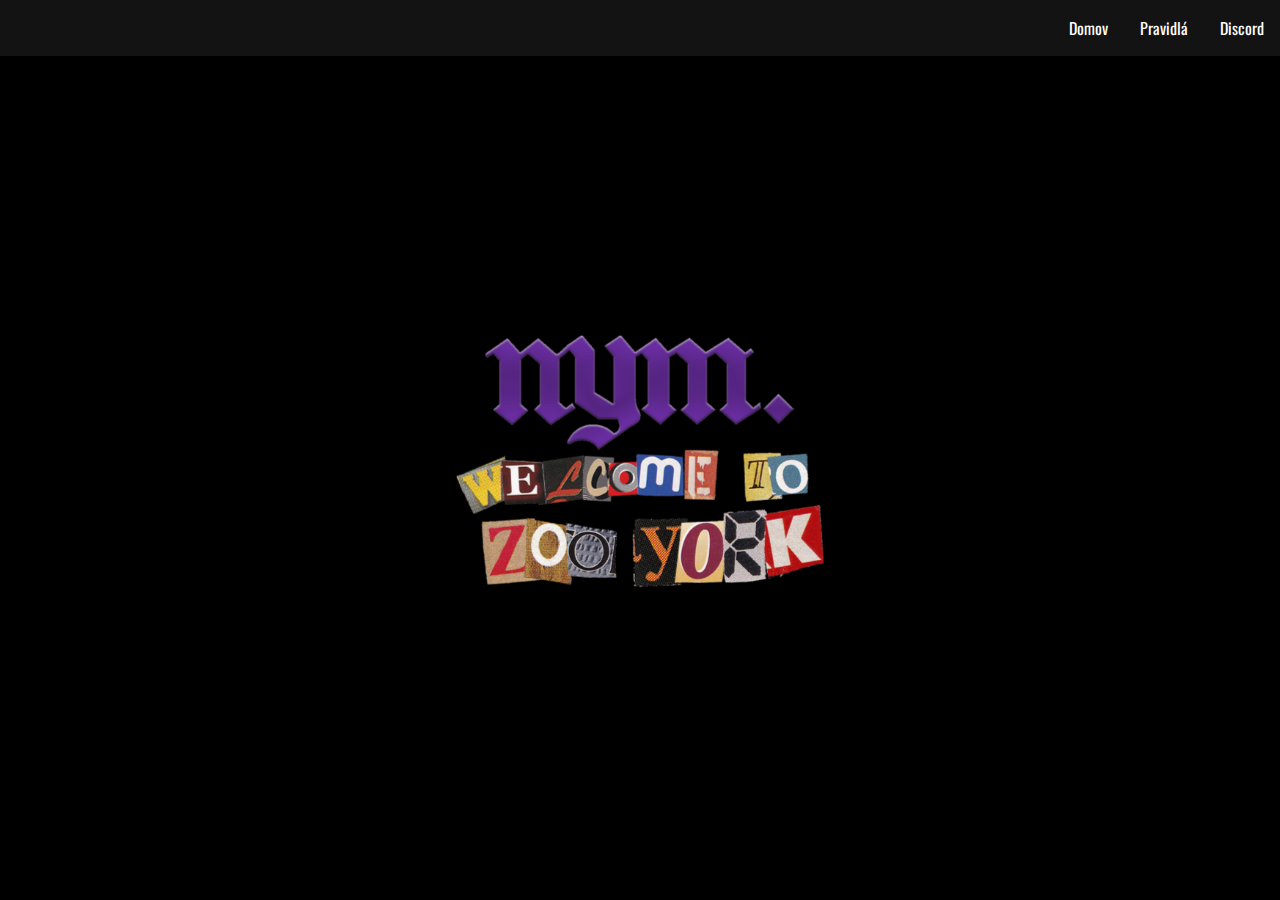
<file: index.html>
<!DOCTYPE html>
<html lang="sk">
<head>
    <meta charset="UTF-8">
    <meta http-equiv="X-UA-Compatible" content="IE=edge">
    <meta name="viewport" content="width=device-width, initial-scale=1.0">
    <link rel="stylesheet" href="./css/normalize.css">
    <link rel="stylesheet" href="./css/app.css">
    <title>🗽NYMenaceRP</title>
    <link rel="icon" type="image/png" href="https://media.discordapp.net/attachments/658652905838084140/1002547354353815552/NYM96.png">
    <meta content="🗽NYMenaceRP" property="og:title" />
    <meta content="Česko-slovenský GangRP server based v NYC🗽" property="og:description" />
    <meta content="https://nymrp.cc/" property="og:url" />
    <meta content="https://media.discordapp.net/attachments/658652905838084140/1002562831293632613/nym.png?width=634&height=634" property="og:image" />
    <meta content="#7934b8" data-react-helmet="true" name="theme-color" />
</head>
<body>
    <ul id="navul" style="margin: 0;">
        <li style="margin-bottom: 5px;"><a href="https://discord.com/invite/DSEW5xWKT8" target="_blank">Discord</a></li>
        <li style="margin-bottom: 5px;" id="nav" class="dropdown">
            <a id="nav" href="rules" class="dropbtn">Pravidlá</a>
            <div id="nav" href="rules" class="dropdown-content">
                <a id="nav" href="rules#:~:text=do%20launchu%20serveru!-,Komunitn%C3%AD%20Pravidla,-Chov%C3%A1n%C3%AD%3A">Komunitní Sekce</a>
                <a id="nav" href="rules#:~:text=spojen%C3%AD%20s%20NYM.-,Hern%C3%AD%20Pravidla,-In%20Character">Herní Sekce</a>
                <a id="nav" href="rules#:~:text=Schvaluji%20si%20CK.-,Slovn%C3%ADk%20NYM,-/me">Slovník</a>
            </div>
        </li>
        <li style="margin-bottom: 5px;" id="nav" ><a id="nav" href="https://nymrp.cc/">Domov</a></li>
    </ul>
    <div id="logo" class="center">
    </div>
    <a href="https://discord.com/invite/DSEW5xWKT8" class="center"></a>

    <div class="video-background">
        <div class="video-foreground">
            <iframe src="https://www.youtube-nocookie.com/embed/HHTBRCiNvGc?playlist=HHTBRCiNvGc&loop=1&start=35&vq=hd1080&autoplay=1&mute=1&hl=en&modestbranding=1&showinfo=0&rel=0&fs=0&color=white&controls=0&disablekb=1&enablejsapi=1&" title="YouTube video player" frameborder="0" allow="accelerometer; autoplay; clipboard-write; encrypted-media; gyroscope; picture-in-picture" allowfullscreen></iframe>
        </div>
    </div>
    <!-- <img id="logo" src="css/assets/logo.gif" alt="NYMenace Logo"> -->
</body>
</html>
</file>
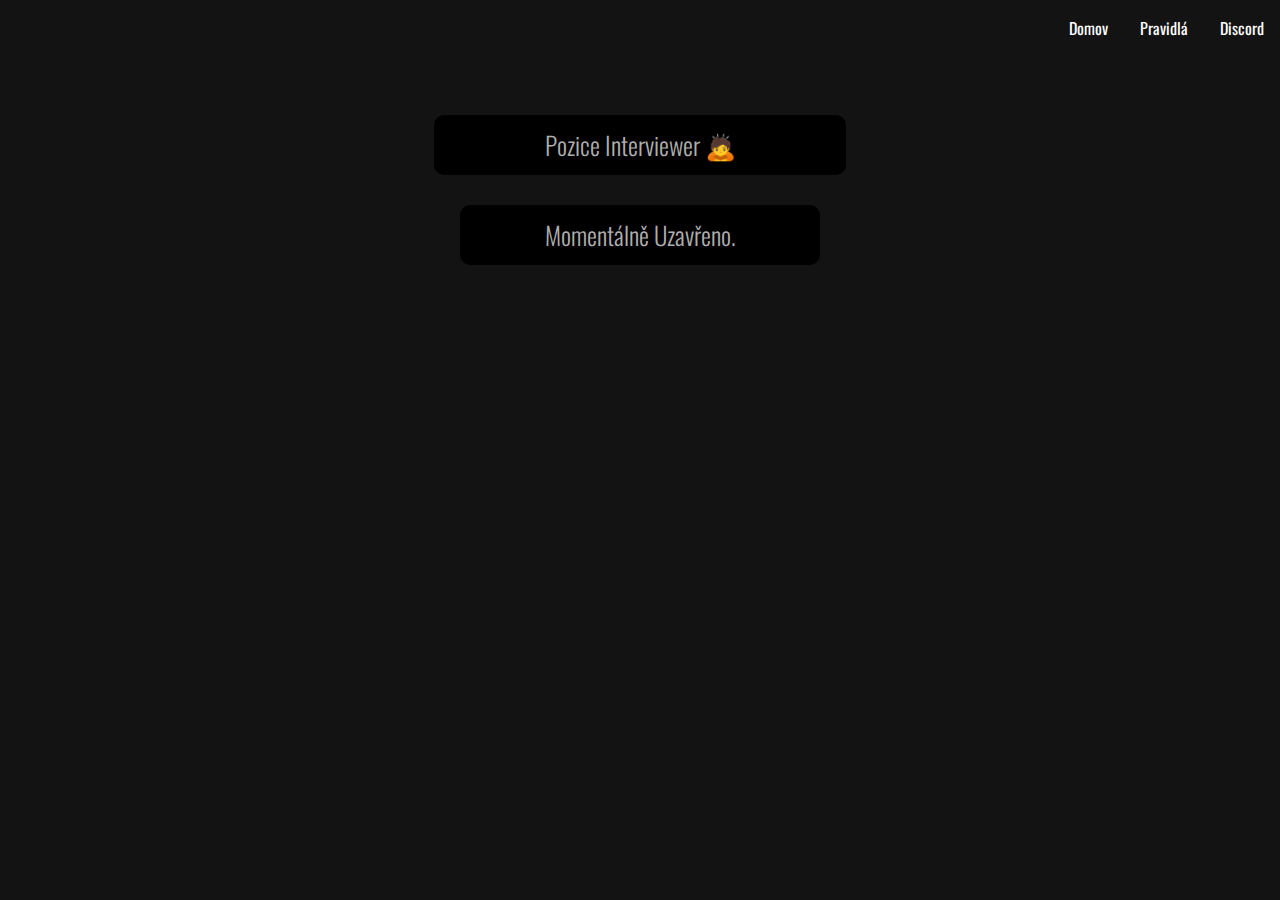
<file: interviewer.html>
<!DOCTYPE html>
<html lang="sk">
<head>
    <meta charset="UTF-8">
    <meta http-equiv="X-UA-Compatible" content="IE=edge">
    <meta name="viewport" content="width=device-width, initial-scale=1.0">
    <link rel="stylesheet" href="./css/normalize.css">
    <link rel="stylesheet" href="./css/app.css">
    <title>🗽NYMenaceRP</title>
    <link rel="icon" type="image/png" href="https://media.discordapp.net/attachments/658652905838084140/1002547354353815552/NYM96.png">
    <meta content="🗽NYMenaceRP" property="og:title" />
    <meta content="Pravidlá NYMRP" property="og:description" />
    <meta content="https://nymrp.cc/" property="og:url" />
    <meta content="https://media.discordapp.net/attachments/658652905838084140/1002562831293632613/nym.png?width=634&height=634" property="og:image" />
    <meta content="#7934b8" data-react-helmet="true" name="theme-color" />    
    <meta http-equiv = "refresh" content = "3; url = https://www.nymrp.cc" />

</head>
<body>
    <ul id="navul">
        <li><a href="https://discord.com/invite/DSEW5xWKT8" target="_blank">Discord</a></li>

        <li id="nav" class="dropdown">
            <a id="nav" href="rules" class="dropbtn">Pravidlá</a>
            <div id="nav" href="rules" class="dropdown-content">
                <a id="nav" href="rules#:~:text=do%20launchu%20serveru!-,Komunitn%C3%AD%20Pravidla,-Chov%C3%A1n%C3%AD%3A">Komunitní Sekce</a>
                <a id="nav" href="rules#:~:text=spojen%C3%AD%20s%20NYM.-,Hern%C3%AD%20Pravidla,-In%20Character">Herní Sekce</a>
                <a id="nav" href="rules#:~:text=Schvaluji%20si%20CK.-,Slovn%C3%ADk%20NYM,-/me">Slovník</a>
            </div>
        </li>
        <li id="nav" ><a id="nav" href="https://nymrp.cc/">Domov</a></li>
    </ul>
    <html>
  <head>
    <!-- Bootstrap CSS -->
  </head>
  <form class="box">
    <h1 class="box-title">Pozice Interviewer 🙇</h1>
    <h2 class="box-desc" id="buttonsubmit">Momentálně Uzavřeno.</h2>
</html>
</body>
</html>
</file>
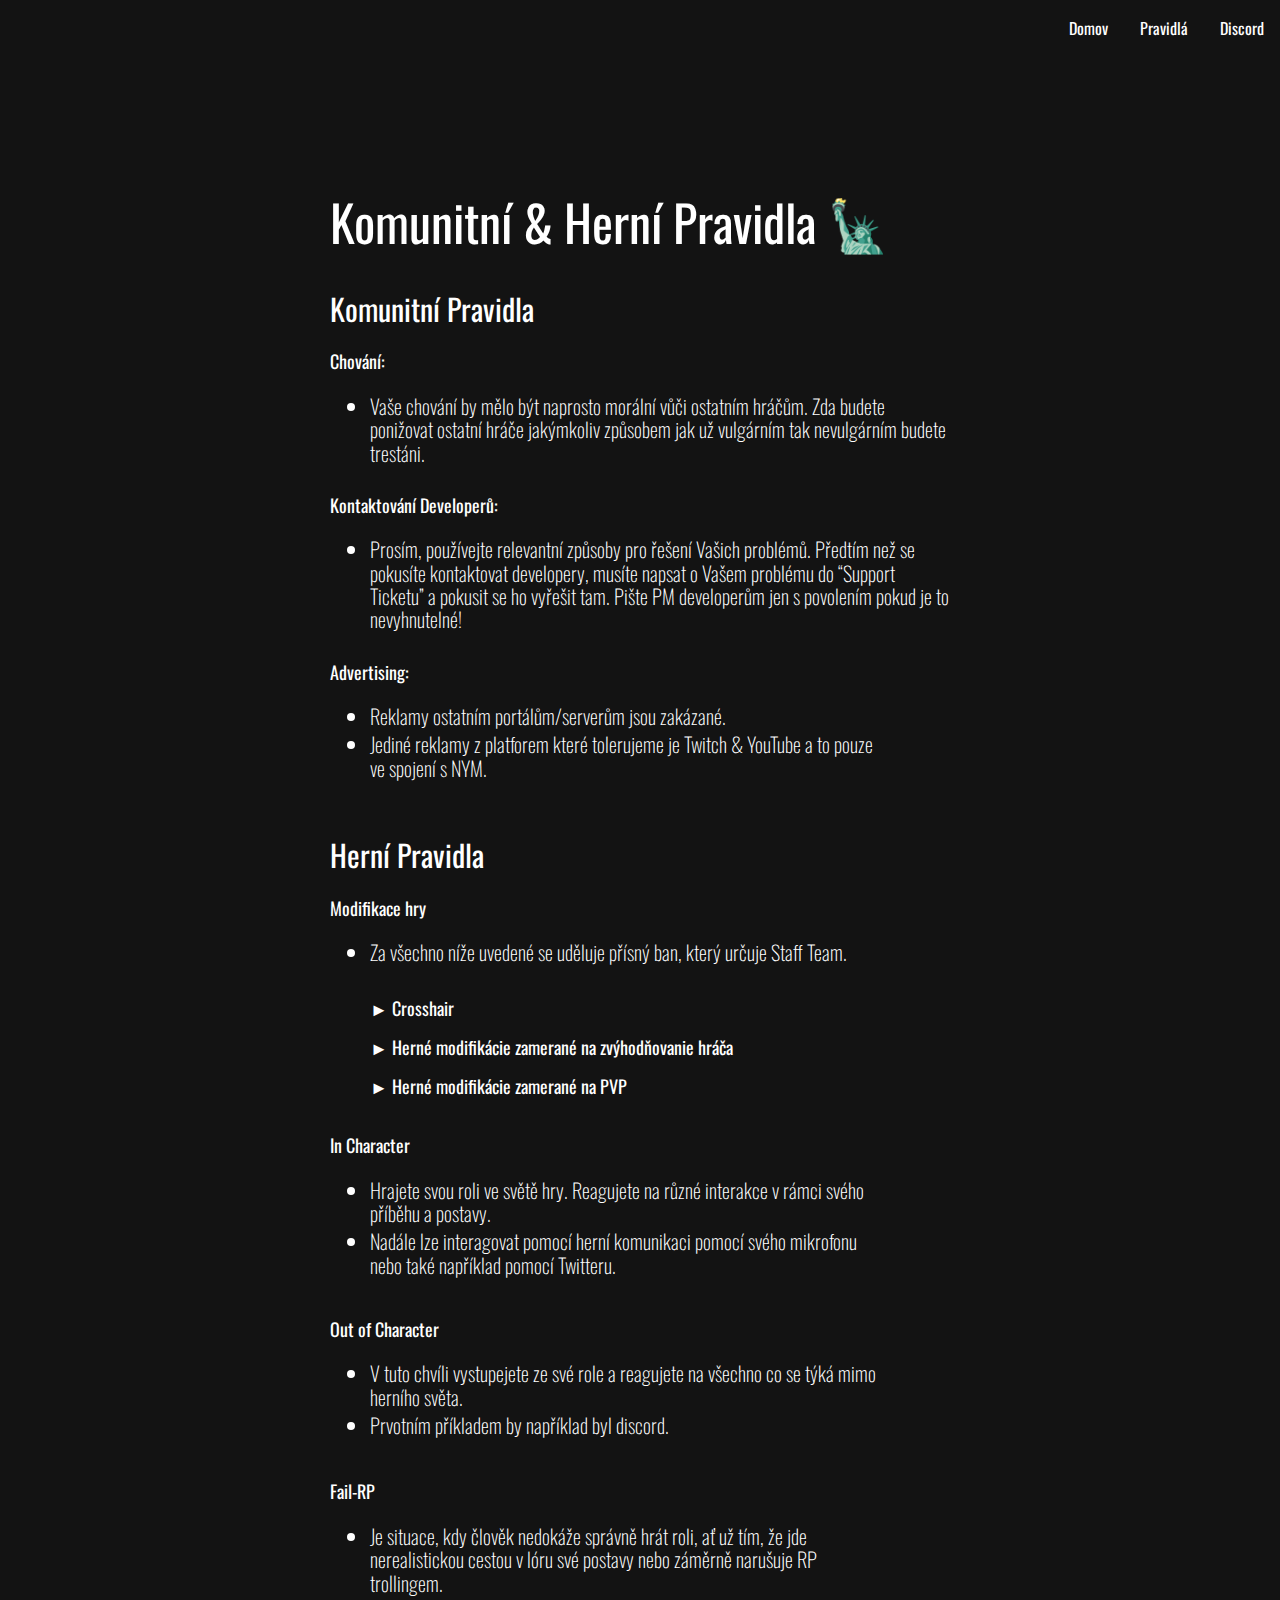
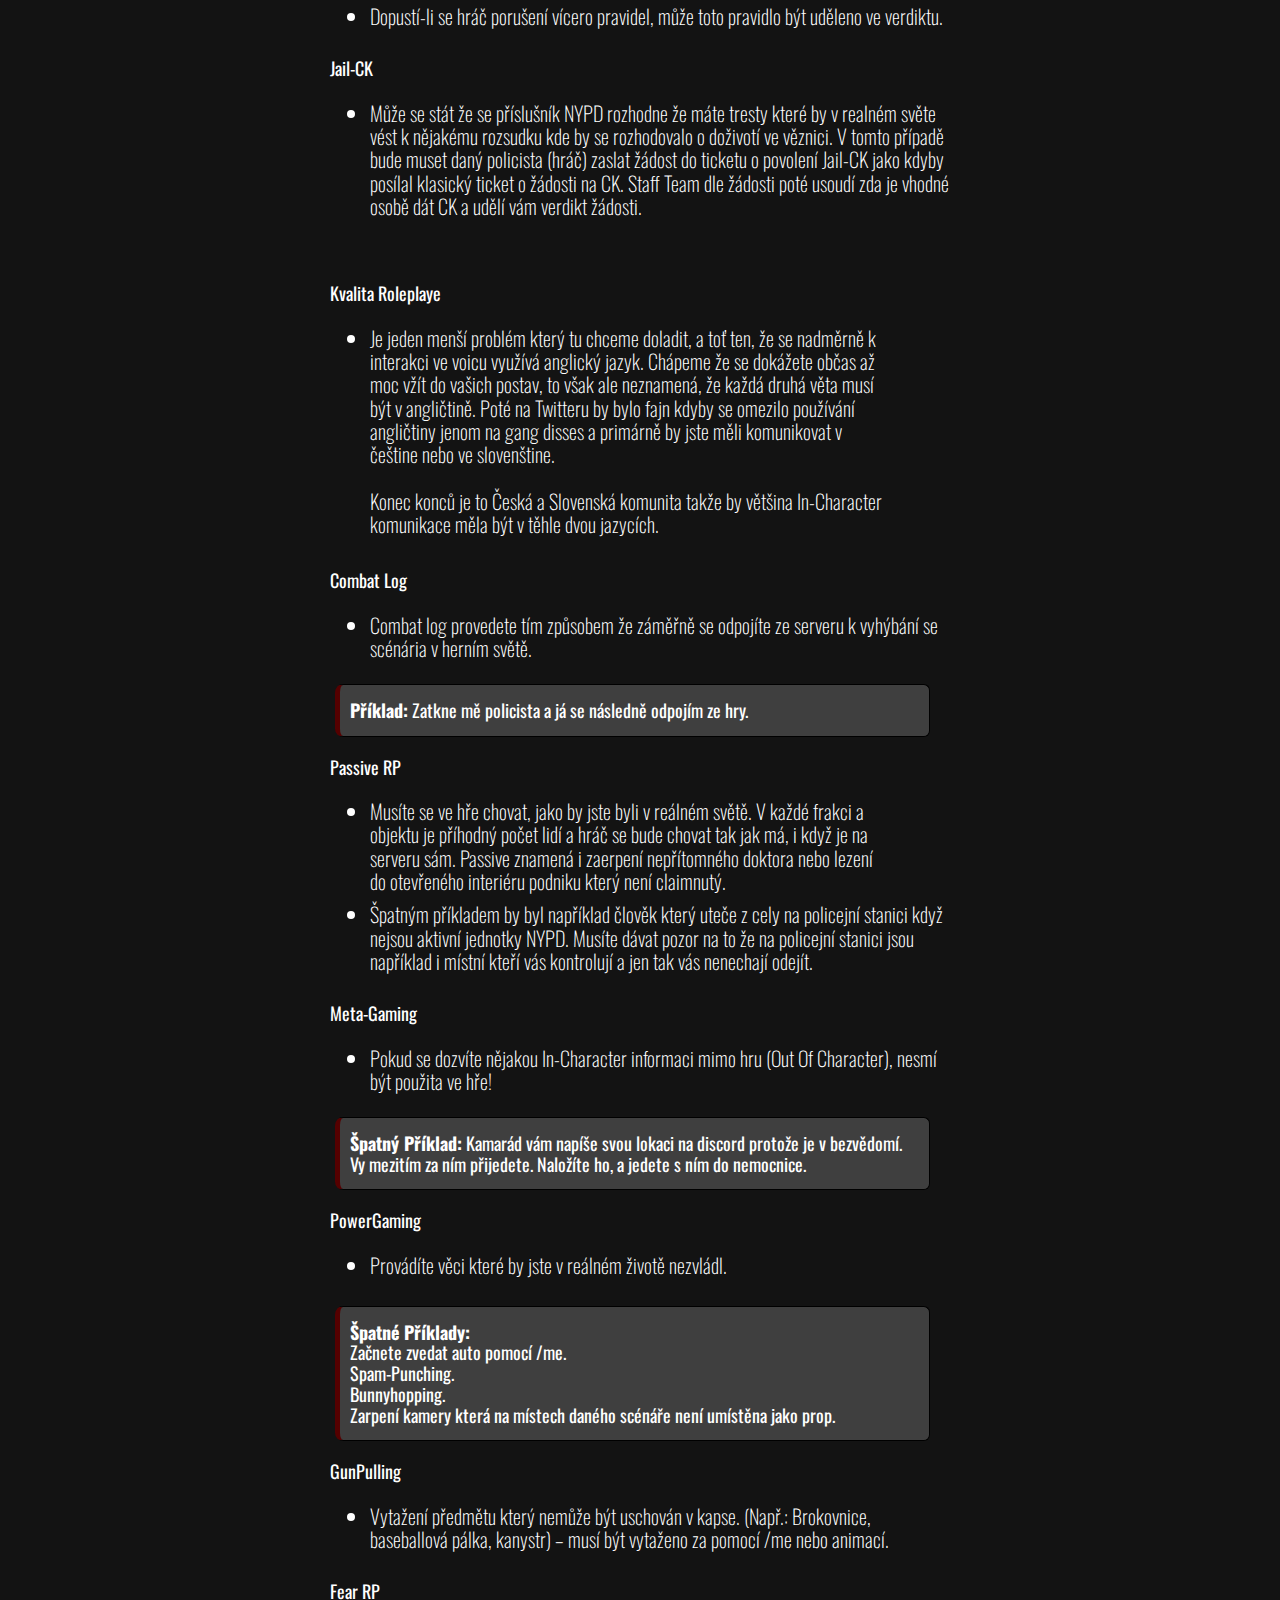
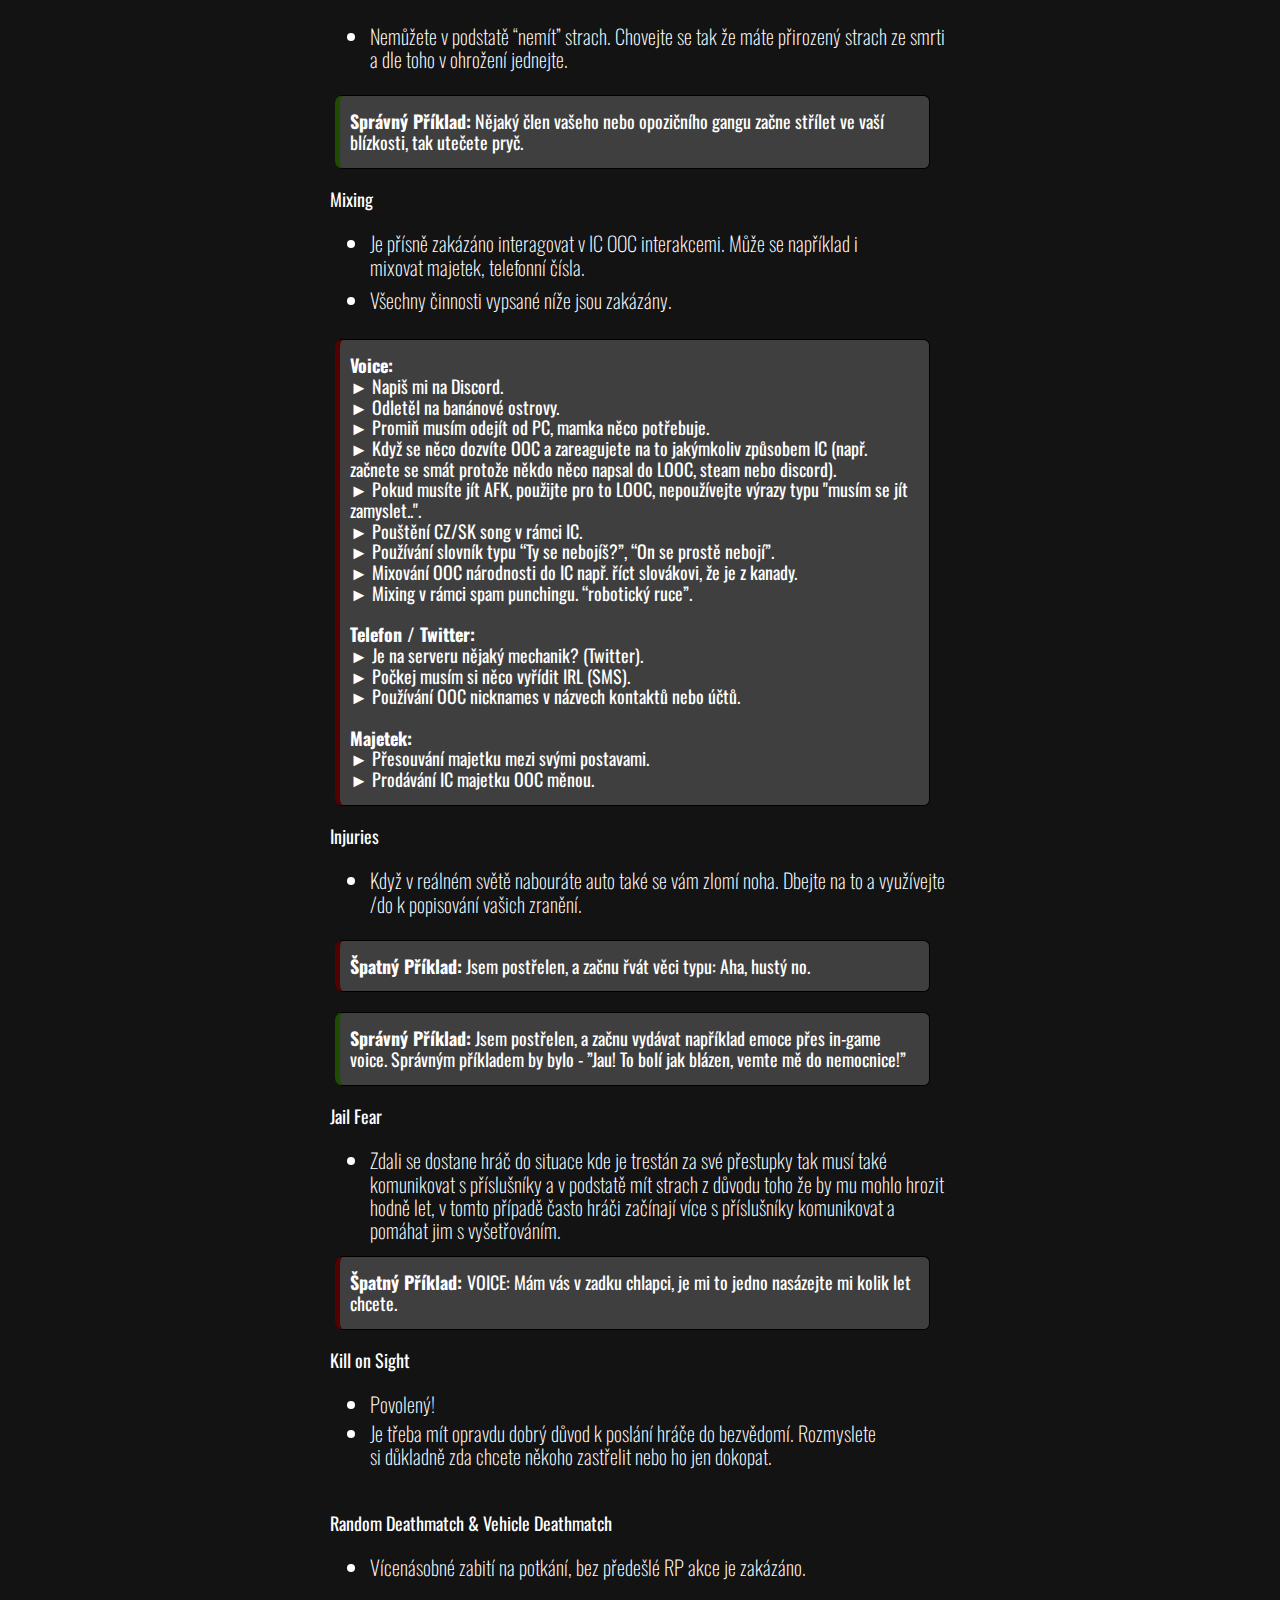
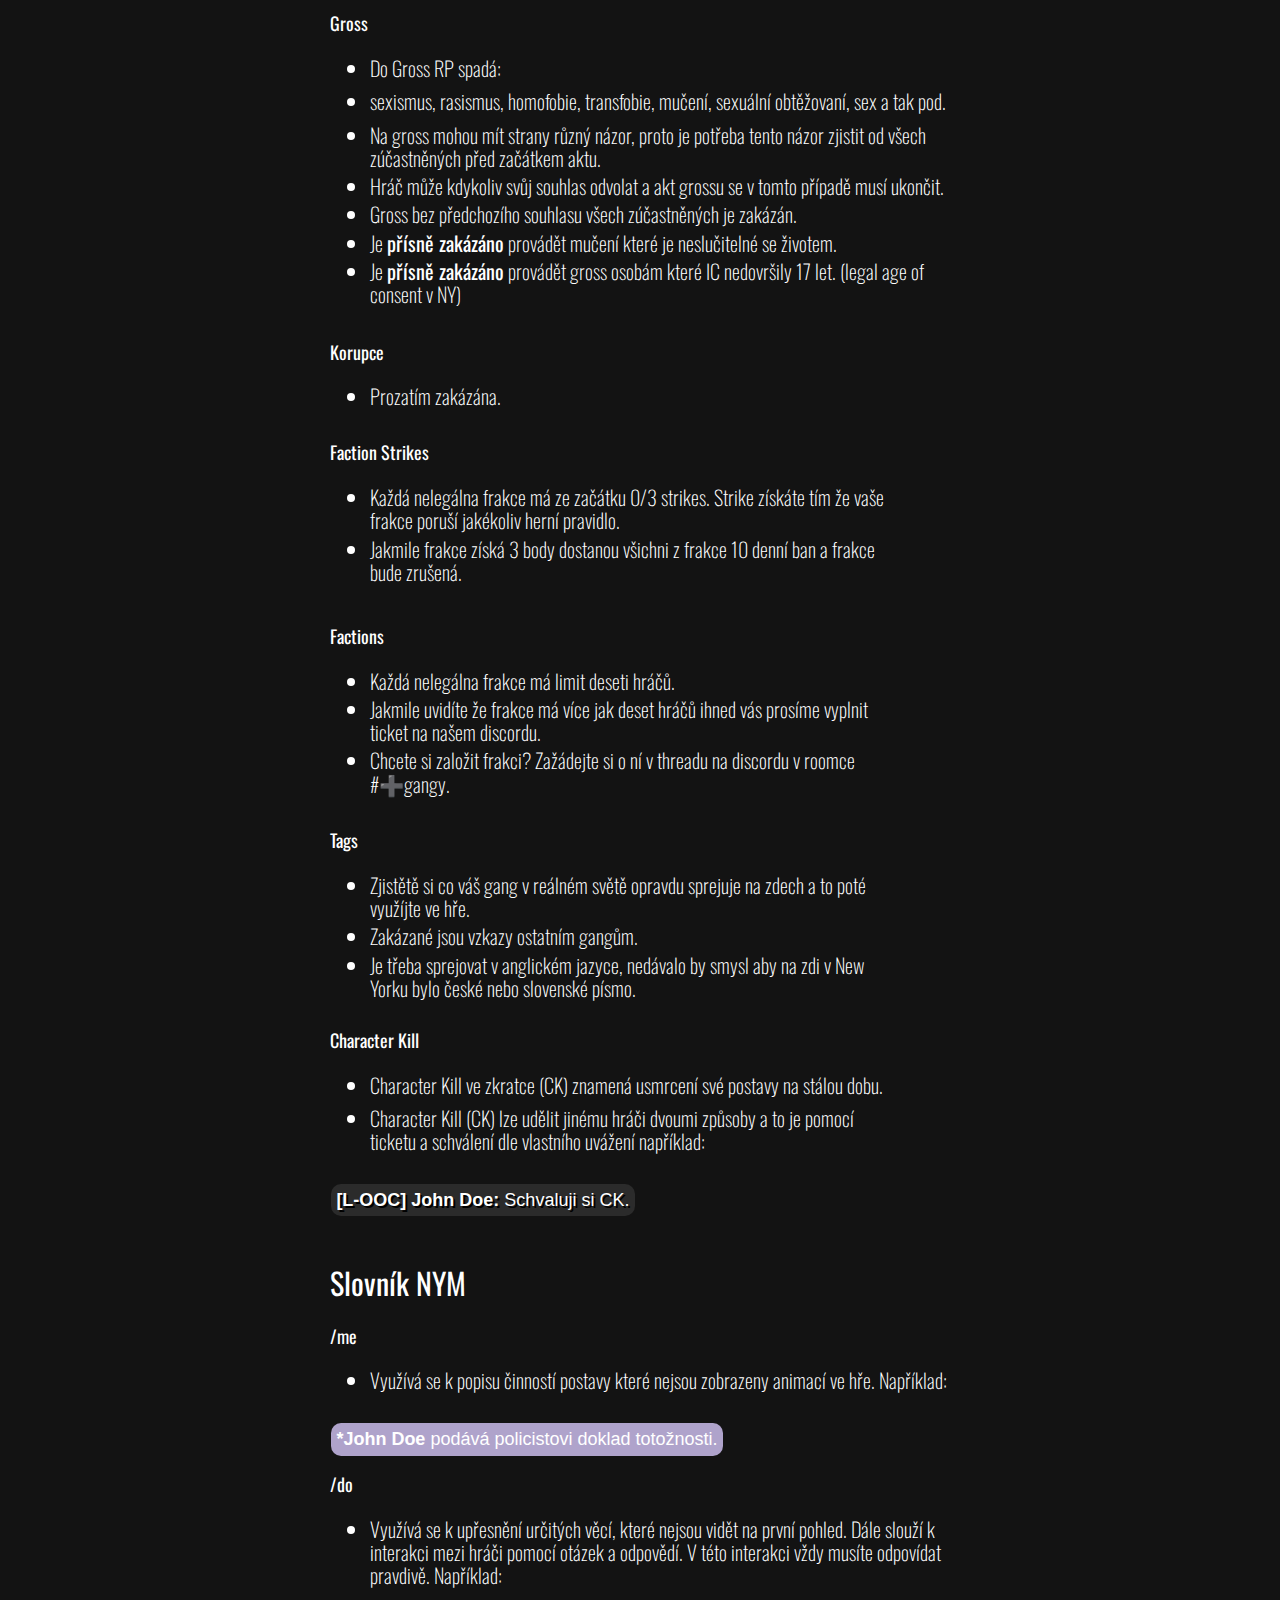
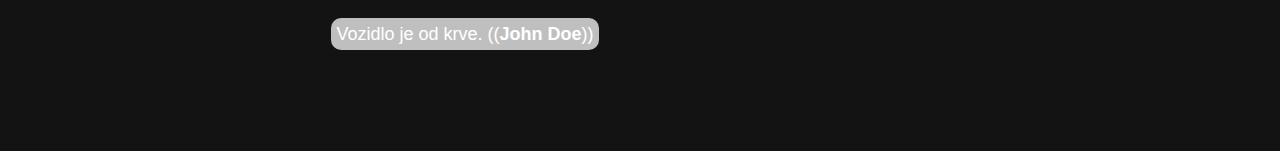
<file: rules.html>
<!DOCTYPE html>
<html lang="sk">
<head>
    <meta charset="UTF-8">
    <meta http-equiv="X-UA-Compatible" content="IE=edge">
    <meta name="viewport" content="width=device-width, initial-scale=1.0">
    <link rel="stylesheet" href="./css/normalize.css">
    <link rel="stylesheet" href="./css/app.css">
    <title>🗽NYMenaceRP</title>
    <link rel="icon" type="image/png" href="https://media.discordapp.net/attachments/658652905838084140/1002547354353815552/NYM96.png">
    <meta content="🗽NYMenaceRP" property="og:title" />
    <meta content="Pravidlá NYMRP" property="og:description" />
    <meta content="https://nymrp.cc/" property="og:url" />
    <meta content="https://media.discordapp.net/attachments/658652905838084140/1002562831293632613/nym.png?width=634&height=634" property="og:image" />
    <meta content="#7934b8" data-react-helmet="true" name="theme-color" />    
</head>
<body>
    <ul id="navul">
        <li><a href="https://discord.com/invite/DSEW5xWKT8" target="_blank">Discord</a></li>

        <li id="nav" class="dropdown">
            <a id="nav" href="rules" class="dropbtn">Pravidlá</a>
            <div id="nav" href="rules" class="dropdown-content">
                <a id="nav" href="rules#:~:text=do%20launchu%20serveru!-,Komunitn%C3%AD%20Pravidla,-Chov%C3%A1n%C3%AD%3A">Komunitní Sekce</a>
                <a id="nav" href="rules#:~:text=spojen%C3%AD%20s%20NYM.-,Hern%C3%AD%20Pravidla,-In%20Character">Herní Sekce</a>
                <a id="nav" href="rules#:~:text=Schvaluji%20si%20CK.-,Slovn%C3%ADk%20NYM,-/me">Slovník</a>
            </div>
        </li>
        <li id="nav" ><a id="nav" href="https://nymrp.cc/">Domov</a></li>
    </ul>
    <article>
        <!-- some of these rules were inspired by ybn:ls guidelines - https://forum.ybn-ls.io/threads/in-game-guidelines.1263/ -->
        <div style="text-align: center;">
            <div style="display: inline-block; text-align: left; max-width: 620px;">
            <h1>Komunitní & Herní Pravidla 🗽</h1>
            <!-- <h2>⚠️Pravidlá sú subject to change do launchu serveru!</h2> -->
            <h2>Komunitní Pravidla</h2>
            <p>Chování:</p>
            <ul>
                <li id="rule">Vaše chování by mělo být naprosto morální vůči ostatním hráčům. Zda budete ponižovat ostatní hráče jakýmkoliv způsobem jak už vulgárním tak nevulgárním budete trestáni.</li>
            </ul>

            <p>Kontaktování Developerů:</p>
            <ul>
                <li id="rule">Prosím, používejte relevantní způsoby pro řešení Vašich problémů. Předtím než se pokusíte kontaktovat developery, musíte napsat o Vašem problému do “Support Ticketu” a pokusit se ho vyřešit tam. Pište PM developerům jen s povolením pokud je to nevyhnutelné!</li>
            </ul>

            <p>Advertising:</p>
            <ul>
                <li id="rule" style="margin-bottom: 5px;max-width: 520px;">Reklamy ostatním portálům/serverům jsou zakázané.</li>
                <li id="rule" style="margin-top: 0px;max-width: 520px;">Jediné reklamy z platforem které tolerujeme je Twitch & YouTube a to pouze ve spojení s NYM.</li>
            </ul>

            <h2 style="margin-top: 0px;"><br><br><br><br>Herní Pravidla</h2>

            <p>Modifikace hry</p>
            <ul>
                <li id="rule" style="margin-bottom: 5px;max-width: 520px;">Za všechno níže uvedené se uděluje přísný ban, který určuje Staff Team.</li>
                <p><br><br><br>► Crosshair</p>
                <p>► Herné modifikácie zamerané na zvýhodňovanie hráča</p>
                <p>► Herné modifikácie zamerané na PVP</p>
            </ul>

            <p><br>In Character</p>
            <ul>
                <li id="rule" style="margin-bottom: 5px;max-width: 520px;">Hrajete svou roli ve světě hry. Reagujete na různé interakce v rámci svého příběhu a postavy.</li>
                <li id="rule" style="margin-top: 0px;max-width: 520px;">Nadále lze interagovat pomocí herní komunikaci pomocí svého mikrofonu nebo také například pomocí Twitteru.</li>
            </ul>

            <p><br><br><br><br><br><br><br>Out of Character</p>
            <ul>
                <li id="rule" style="margin-bottom: 5px;max-width: 520px;">V tuto chvíli vystupejete ze své role a reagujete na všechno co se týká mimo herního světa.</li>
                <li id="rule" style="margin-top: 0px;max-width: 520px;">Prvotním příkladem by například byl discord.</li>
            </ul>

            <p><br><br><br><br><br><br>Fail-RP</p>
            <ul>
                <li id="rule" style="margin-bottom: 5px;max-width: 520px;">Je situace, kdy člověk nedokáže správně hrát roli, ať už tím, že jde nerealistickou cestou v lóru své postavy nebo záměrně narušuje RP trollingem.</li>
                <li id="rule">Dopustí-li se hráč porušení vícero pravidel, může toto pravidlo být uděleno ve verdiktu.</li>                
            </ul>

            <p><br><br><br><br>Jail-CK</p>
            <ul>
                <li id="rule">Může se stát že se příslušník NYPD rozhodne že máte tresty které by v realném světe vést k nějakému rozsudku kde by se rozhodovalo o doživotí ve věznici.
                     V tomto případě bude muset daný policista (hráč)
                     zaslat žádost do ticketu o povolení Jail-CK jako kdyby posílal klasický ticket o žádosti na CK. 
                     Staff Team dle žádosti poté usoudí zda je vhodné osobě dát CK a udělí vám verdikt žádosti.
                </li>
            </ul>
            <p><br><br><br><br><br><br><br><br><br>Kvalita Roleplaye</p>
            <ul>
                <li id="rule" style="margin-bottom: 5px;max-width: 520px;">Je jeden menší problém který tu chceme doladit, a toť ten, že se nadměrně k interakci ve voicu využívá anglický jazyk. Chápeme že se dokážete občas až moc vžít do vašich postav, to však ale neznamená, že každá druhá věta musí být v angličtině. Poté na Twitteru by bylo fajn kdyby se omezilo používání angličtiny jenom na gang disses a primárně by jste měli komunikovat v češtine nebo ve slovenštine.<br><br>
                    Konec konců je to Česká a Slovenská komunita takže by většina In-Character komunikace měla být v těhle dvou jazycích.</li>
            </ul>
            
            <p><br><br><br><br><br><br><br><br><br><br><br><br>Combat Log</p>
            <ul>
                <li id="rule">Combat log provedete tím způsobem že záměřně se odpojíte ze serveru k vyhýbání se scénária v herním světě.</li>
            </ul><br><br><br>
            <p class="box-bad"><b>Příklad:</b> Zatkne mě policista a já se následně odpojím ze hry.</p>
            <p>Passive RP</p>
            <ul>
                <li id="rule" style="margin-bottom: 5px;max-width: 520px;">Musíte se ve hře chovat, jako by jste byli v reálném světě. V každé frakci a objektu je příhodný počet lidí a hráč se bude chovat tak jak má, i když je na serveru sám. Passive znamená i zaerpení nepřítomného doktora nebo lezení do otevřeného interiéru podniku který není claimnutý.</li>
                <li id="rule">Špatným příkladem by byl například člověk který uteče z cely na policejní stanici když nejsou aktivní jednotky NYPD. Musíte dávat pozor na to že na policejní stanici jsou například i místní kteří vás kontrolují a jen tak vás nenechají odejít.</li>
            </ul>


            <p><br><br><br><br><br><br><br><br><br>Meta-Gaming</p>
            <ul>
                <li id="rule">Pokud se dozvíte nějakou In-Character informaci mimo hru (Out Of Character), nesmí být použita ve hře!</li>
            </ul><br><br><br>
            <p class="box-bad"><b>Špatný Příklad:</b> Kamarád vám napíše svou lokaci na discord protože je v bezvědomí. Vy mezitím za ním přijedete. Naložíte ho, a jedete s ním do nemocnice.</p>
            <p>PowerGaming</p>
            <ul>
                <li id="rule">Provádíte věci které by jste v reálném životě nezvládl.</li>
            </ul><br><br>
            <p class="box-bad"><b>Špatné Příklady:</b><br>
                Začnete zvedat auto pomocí /me.<br>
                Spam-Punching.<br>
                Bunnyhopping.<br>
                Zarpení kamery která na místech daného scénáře není umístěna jako prop.<br>
            </p>
            <p>GunPulling</p>
            <ul>
                <li id="rule">Vytažení předmětu který nemůže být uschován v kapse. (Např.: Brokovnice, baseballová pálka, kanystr) – musí být vytaženo za pomocí /me nebo animací.</li>
            </ul>
            <p>Fear RP</p>
            <ul>
                <li id="rule">Nemůžete v podstatě “nemít” strach. Chovejte se tak že máte přirozený strach ze smrti a dle toho v ohrožení jednejte.</li>
            </ul><br><br><br>
            <p class="box-note"><b>Správný Příklad:</b> Nějaký člen vašeho nebo opozičního gangu začne střílet ve vaší blízkosti, tak utečete pryč.</p>
            <p>Mixing</p>
            <ul>
                <li id="rule" style="margin-bottom: 5px;max-width: 520px;">Je přísně zakázáno interagovat v IC OOC interakcemi. Může se například i mixovat majetek, telefonní čísla.</li>
                <li id="rule">Všechny činnosti vypsané níže jsou zakázány.</li>
            </ul>
            <br><br><br><br><br>
            <p class="box-bad"><b>Voice:</b><br>
            ► Napiš mi na Discord.<br>
            ► Odletěl na banánové ostrovy.<br>
            ► Promiň musím odejít od PC, mamka něco potřebuje.<br>
            ► Když se něco dozvíte OOC a zareagujete na to jakýmkoliv způsobem IC (např. začnete se smát protože někdo něco napsal do LOOC, steam nebo discord).<br>
            ► Pokud musíte jít AFK, použijte pro to LOOC, nepoužívejte výrazy typu "musím se jít zamyslet..".<br>
            ► Pouštění CZ/SK song v rámci IC.<br>
            ► Používání slovník typu “Ty se nebojíš?”, “On se prostě nebojí”.<br>
            ► Mixování OOC národnosti do IC např. říct slovákovi, že je z kanady.<br>
            ► Mixing v rámci spam punchingu. “robotický ruce”.<br>
            <br>

            <b>Telefon / Twitter:</b><br>
            ► Je na serveru nějaký mechanik? (Twitter).<br>
            ► Počkej musím si něco vyřídit IRL (SMS).<br>
            ► Používání OOC nicknames v názvech kontaktů nebo účtů.<br>
            <br>
            <b> Majetek:</b><br>
            ► Přesouvání majetku mezi svými postavami.<br>
            ► Prodávání IC majetku OOC měnou.</p>
            <p>Injuries</p>
            <ul>
                <li id="rule">Když v reálném světě nabouráte auto také se vám zlomí noha. Dbejte na to a využívejte /do k popisování vašich zranění.</li>
            </ul><br><br><br>
            <p class="box-bad"><b>Špatný Příklad:</b> Jsem postřelen, a začnu řvát věci typu: Aha, hustý no.</p>
            <p class="box-note"><b>Správný Příklad:</b> Jsem postřelen, a začnu vydávat například emoce přes in-game voice. Správným příkladem by bylo - ”Jau! To bolí jak blázen, vemte mě do nemocnice!”</p>
 
            <p>Jail Fear</p>
            <ul>
                <li id="rule">Zdali se dostane hráč do situace kde je trestán za své přestupky tak musí také komunikovat s příslušníky a v podstatě mít strach
                    z důvodu toho že by mu mohlo hrozit hodně let, v tomto případě často hráči začínají více s příslušníky komunikovat a pomáhat jim s vyšetřováním.</li>
            </ul><br><br><br><br><br>
            <p class="box-bad"><b>Špatný Příklad: </b> VOICE: Mám vás v zadku chlapci, je mi to jedno nasázejte mi kolik let chcete.</p>

            <p>Kill on Sight</p>
            <ul>
                <li id="rule" style="margin-bottom: 5px;max-width: 520px;">Povolený!</li>
                <li id="rule" style="margin-top: 0px;margin-bottom: 5px;max-width: 520px;">Je třeba mít opravdu dobrý důvod k poslání hráče do bezvědomí. Rozmyslete si důkladně zda chcete někoho zastřelit nebo ho jen dokopat.</li>
            </ul>
            <p><br><br><br><br><br><br>Random Deathmatch & Vehicle Deathmatch</p>
            <ul>
                <li id="rule">Vícenásobné zabití na potkání, bez předešlé RP akce je zakázáno.</li>
            </ul>
            <p><br><br><br>Gross</p>
            <ul>
                <li id="rule" style="margin-bottom: 5px;">Do Gross RP spadá:</li>
                <li id="rule" style="margin-bottom: 5px;">sexismus, rasismus, homofobie, transfobie, mučení, sexuální obtěžovaní, sex a tak pod.</li>
                <li id="rule" style="margin-bottom: 5px;">Na gross mohou mít strany různý názor, proto je potřeba tento názor zjistit od všech zúčastněných před začátkem aktu.</li>
                <li id="rule" style="margin-top: 0px;margin-bottom: 5px;">Hráč může kdykoliv svůj souhlas odvolat a akt grossu se v tomto případě musí ukončit.</li>
                <li id="rule" style="margin-top: 0px;margin-bottom: 5px;">Gross bez předchozího souhlasu všech zúčastněných je zakázán. </li>
                <li id="rule" style="margin-top: 0px;margin-bottom: 5px;">Je <b>přísně zakázáno</b> provádět mučení které je neslučitelné se životem.</li>
                <li id="rule" style="margin-top: 0px;margin-bottom: 5px;">Je <b>přísně zakázáno</b> provádět gross osobám které IC nedovršily 17 let. (legal age of consent v NY)</li>
            </ul>
            <p><br><br><br><br><br><br><br><br><br><br><br><br><br><br>Korupce</p>
            <ul>
                <li id="rule">Prozatím zakázána.</li>
            </ul>
            <p><br><br><br>Faction Strikes</p>
            <ul>
                <li id="rule" style="margin-bottom: 5px;max-width: 520px;">Každá nelegálna frakce má ze začátku 0/3 strikes. Strike získáte tím že vaše frakce poruší jakékoliv herní pravidlo.</li>
                <li id="rule" style="margin-top: 0px;max-width: 520px;">Jakmile frakce získá 3 body dostanou všichni z frakce 10 denní ban a frakce bude zrušená.</li>
            </ul>
            <p><br><br><br><br><br><br><br>Factions</p>
            <ul>
                <li id="rule" style="margin-bottom: 5px;max-width: 520px;">Každá nelegálna frakce má limit deseti hráčů.</li>
                <li id="rule" style="margin-top: 0px;margin-bottom: 5px;max-width: 520px;">Jakmile uvidíte že frakce má více jak deset hráčů ihned vás prosíme vyplnit ticket na našem discordu.</li>
                <li id="rule" style="margin-top: 0px;max-width: 520px;">Chcete si založit frakci? Zažádejte si o ní v threadu na discordu v roomce #➕gangy.</li>
            </ul>
            <p><br><br><br><br><br><br><br><br>Tags</p>
            <ul>
                <li id="rule" style="margin-bottom: 5px;max-width: 520px;">Zjistětě si co váš gang v reálném světě opravdu sprejuje na zdech a to poté využíjte ve hře.</li>
                <li id="rule" style="margin-top: 0px;margin-bottom: 5px;max-width: 520px;">Zakázané jsou vzkazy ostatním gangům.</li>
                <li id="rule" style="margin-top: 0px;max-width: 520px;">Je třeba sprejovat v anglickém jazyce, nedávalo by smysl aby na zdi v New Yorku bylo české nebo slovenské písmo.</li>
            </ul>
            <p><br><br><br><br><br><br>Character Kill</p>
            <ul>
                <li id="rule" style="margin-bottom: 5px;max-width: 520px;">Character Kill ve zkratce (CK) znamená usmrcení své postavy na stálou dobu.</li>
                <li id="rule" style="max-width: 520px;">Character Kill (CK) lze udělit jinému hráči dvoumi způsoby a to je pomocí ticketu a schválení dle vlastního uvážení například:</li>
            </ul>
            <p class="box-ooc" style="margin-bottom:50px;"><b>[L-OOC] John Doe:</b> Schvaluji si CK.</p>
            <h2 style="margin-top: 0px;">Slovník NYM</h2>
            <p>/me</p>
            <ul>
                <li id="rule">Využívá se k popisu činností postavy které nejsou zobrazeny animací ve hře. Například:</li>
            </ul><br><br>
            <p class="box-me"><b>*John Doe</b> podává policistovi doklad totožnosti.</p>
            <p>/do</p>
            <ul>
                <li id="rule">Využívá se k upřesnění určitých věcí, které nejsou vidět na první pohled. Dále slouží k interakci mezi hráči pomocí otázek a odpovědí. V této interakci vždy musíte odpovídat pravdivě. Například:</li>
            </ul><br><br><br><br>
            <p class="box-do">Vozidlo je od krve. ((<b>John Doe</b>))</p>

            </div>
        </div>
    </article>
</body>
</html>
</file>
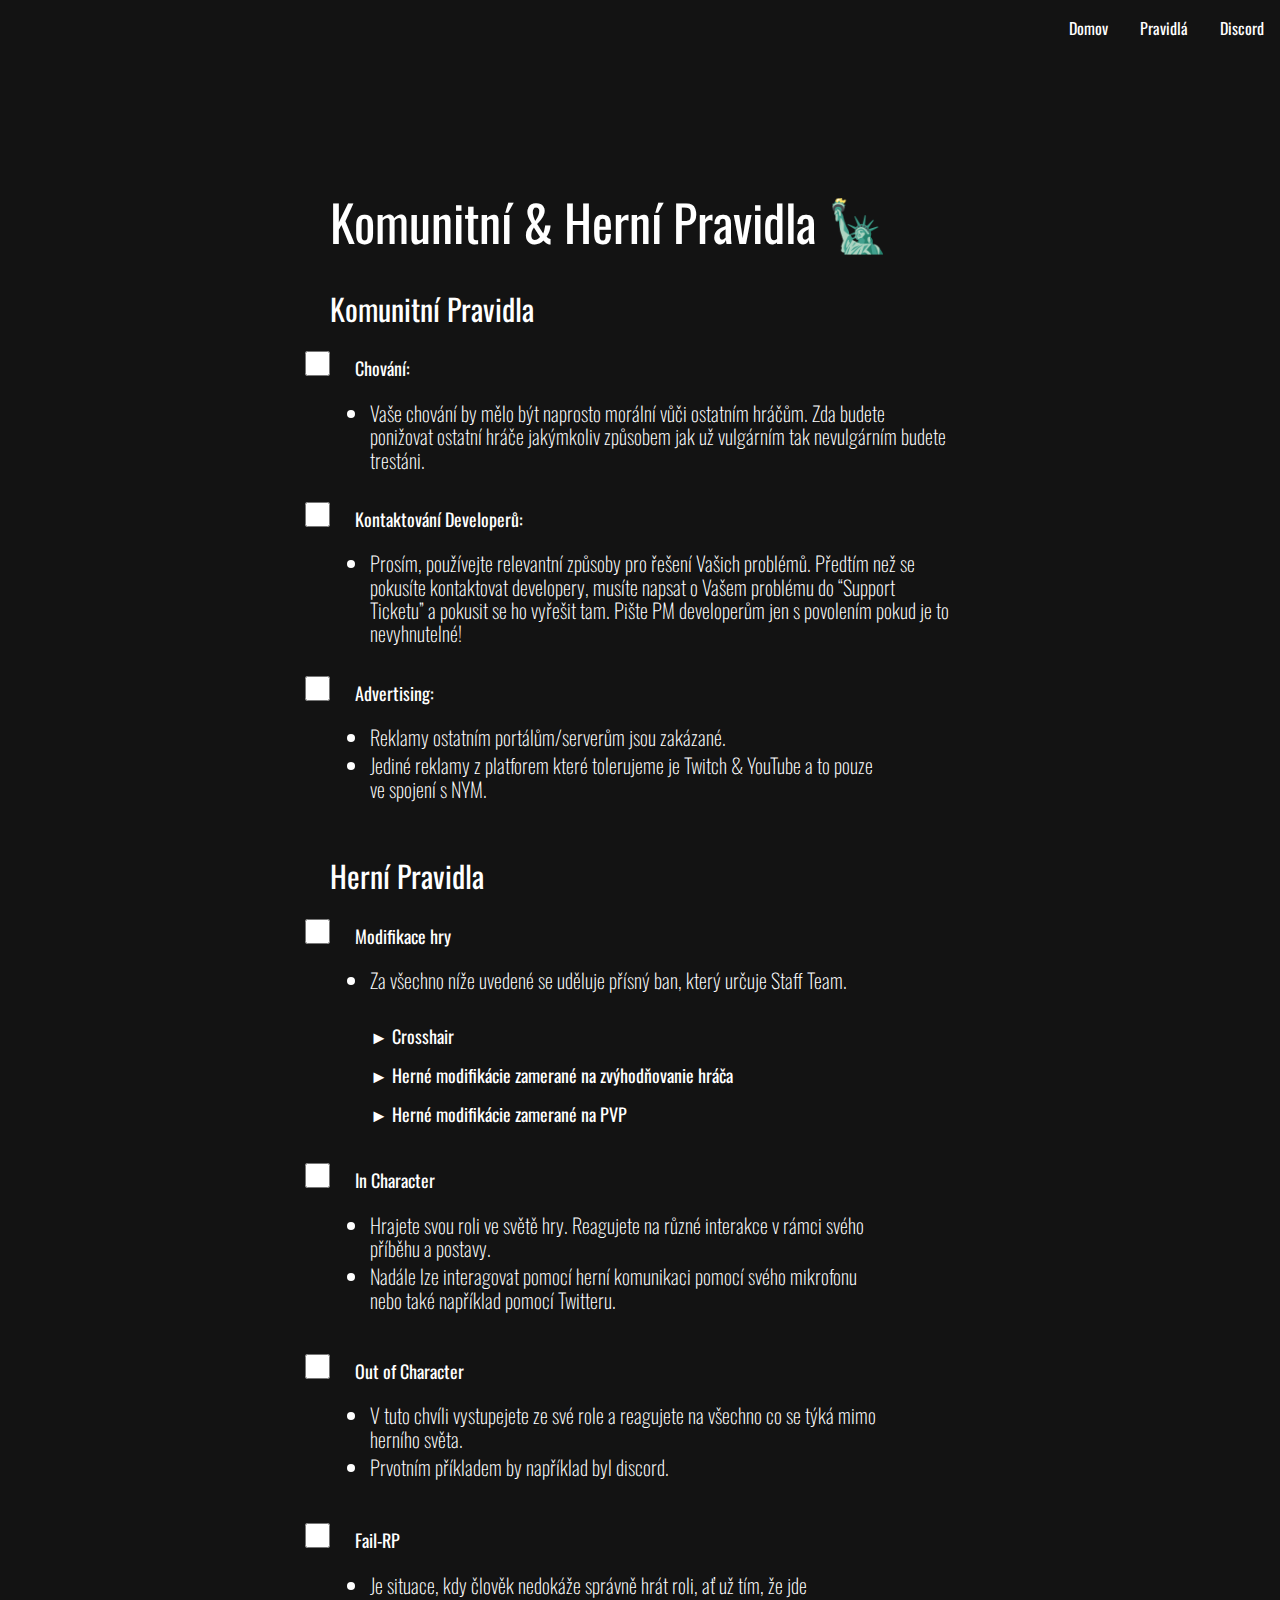
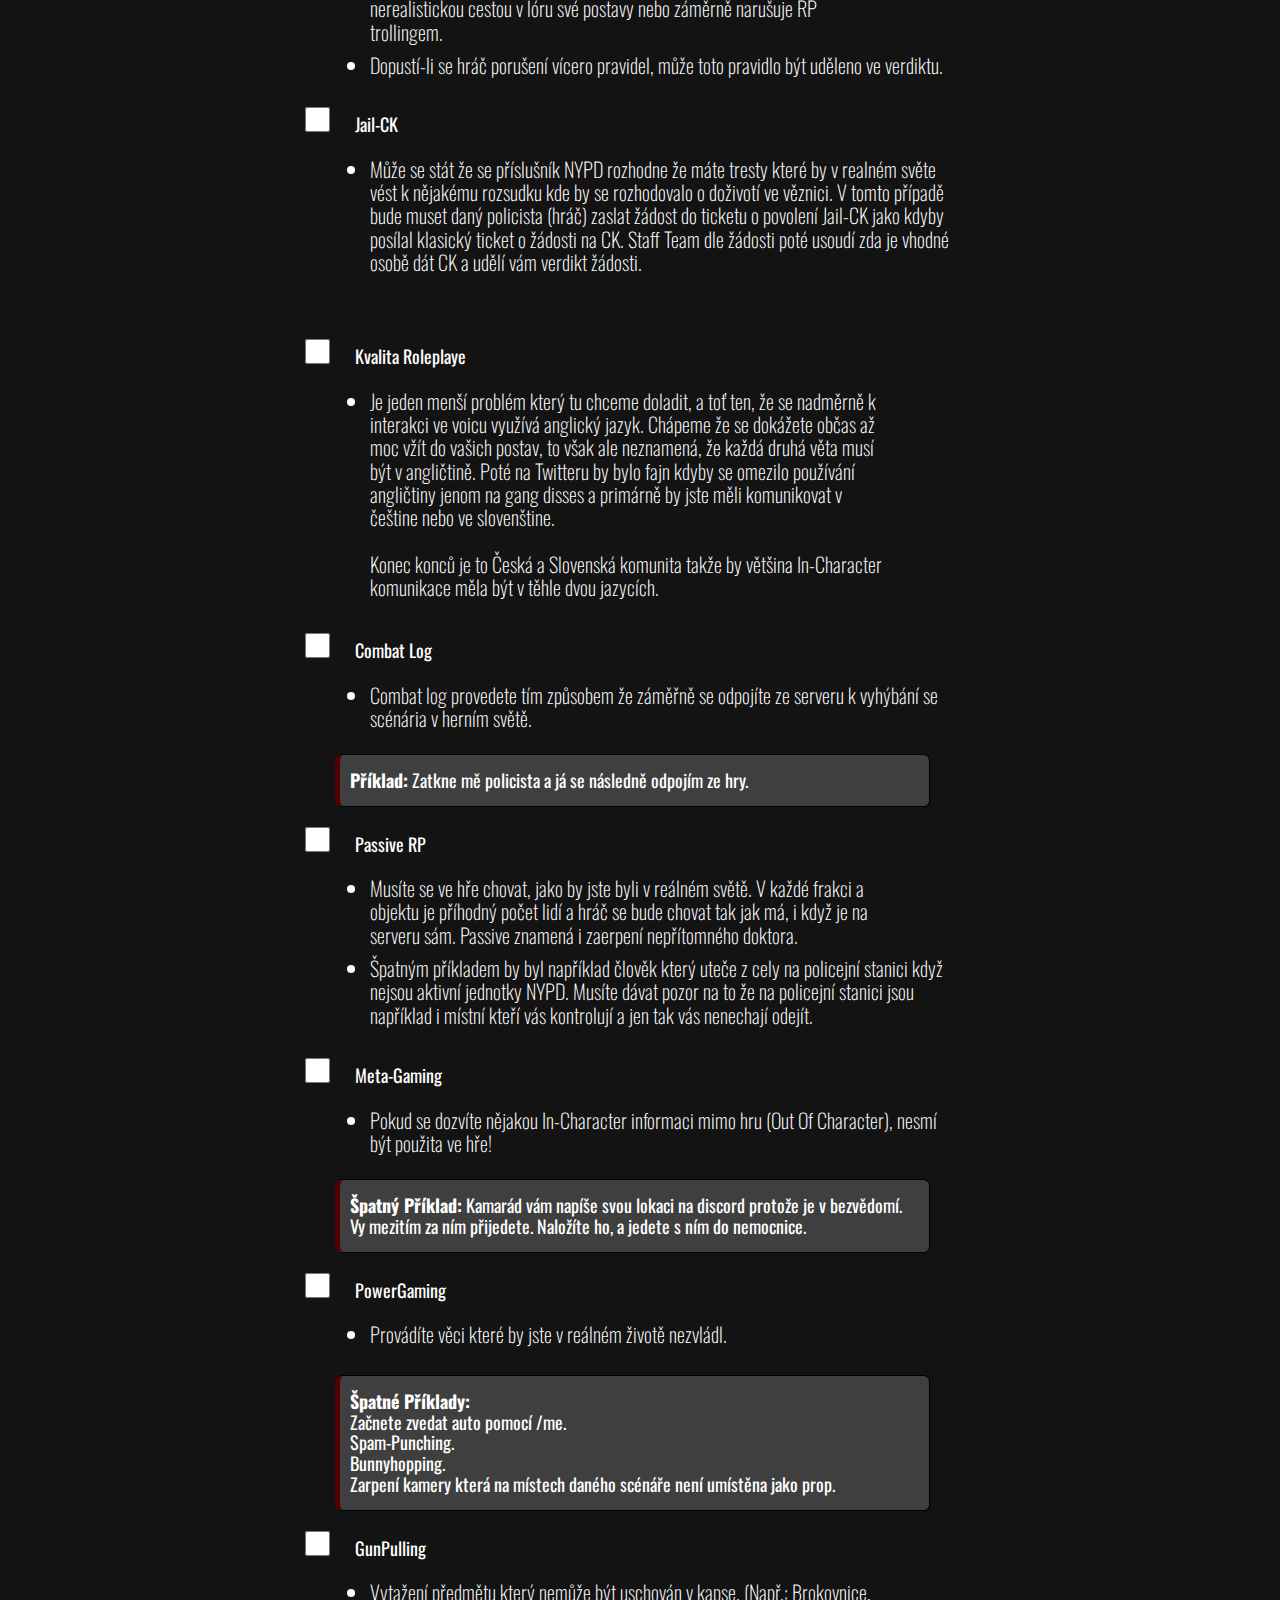
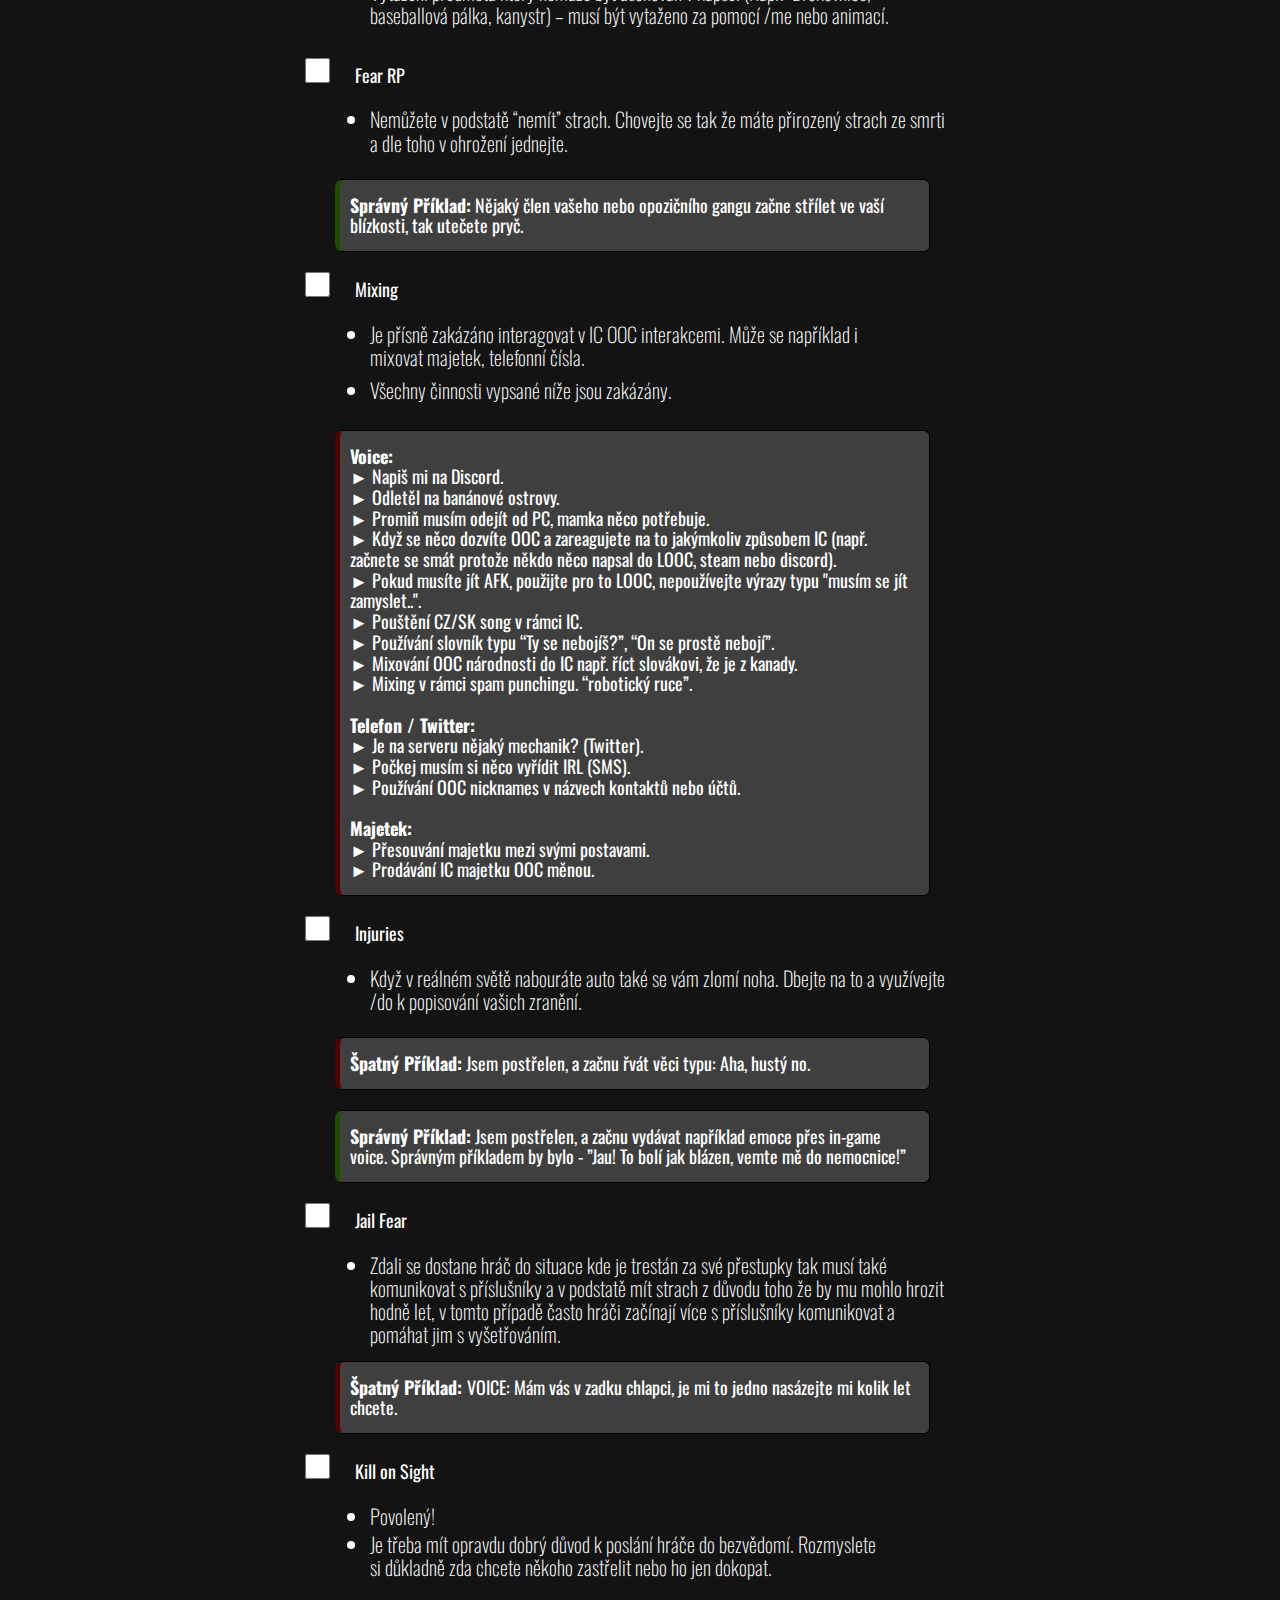
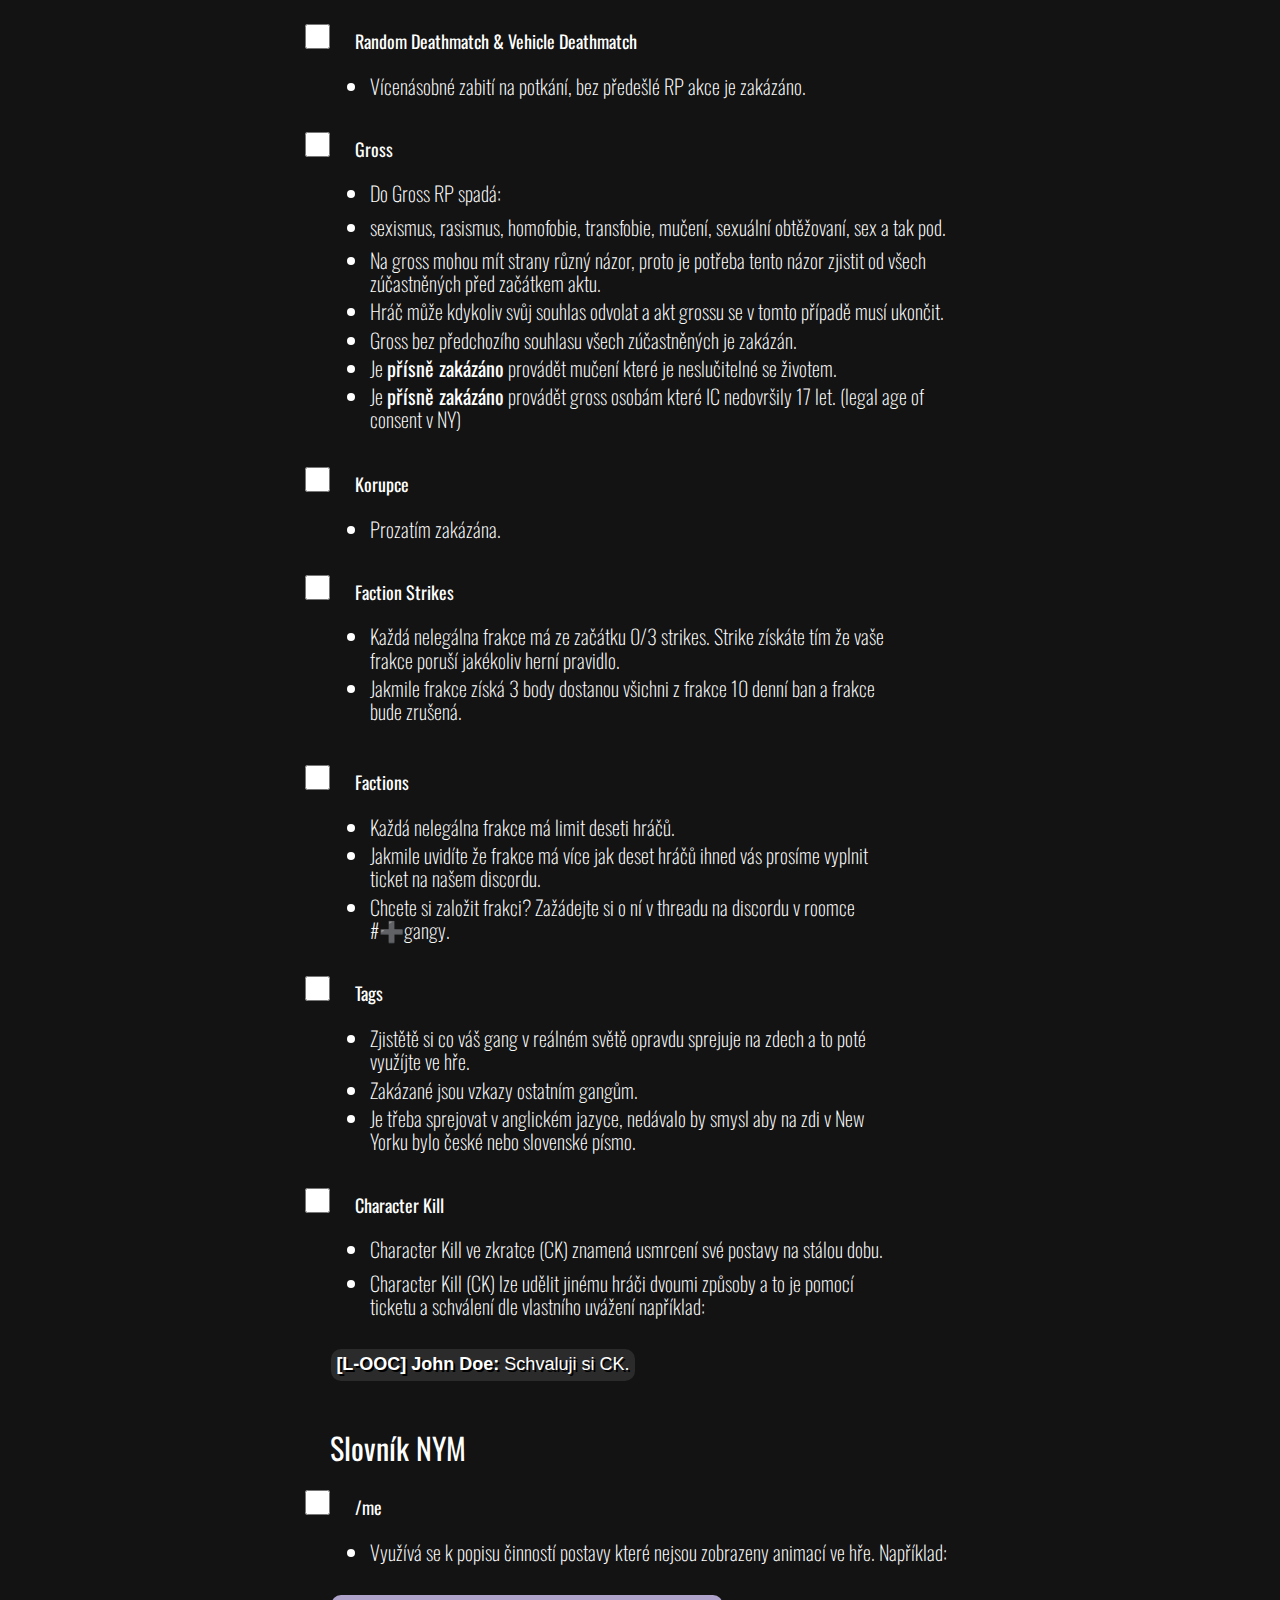
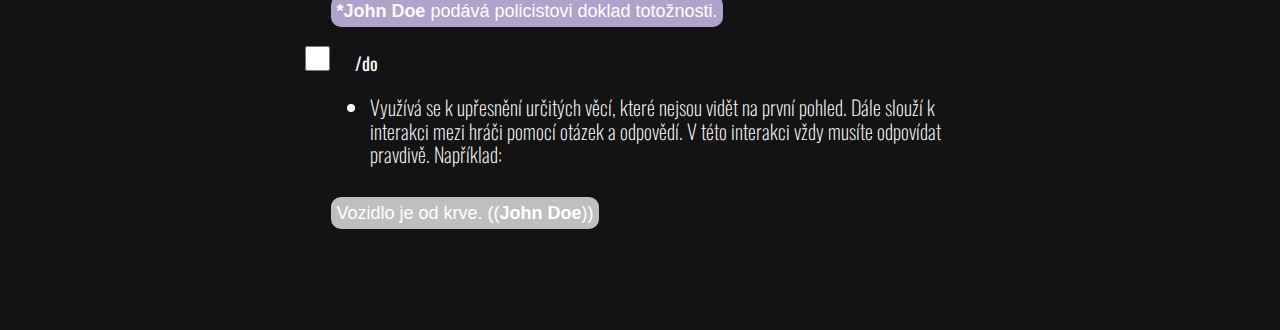
<file: rulesint.html>
<!DOCTYPE html>
<html lang="sk">
<head>
    <meta charset="UTF-8">
    <meta http-equiv="X-UA-Compatible" content="IE=edge">
    <meta name="viewport" content="width=device-width, initial-scale=1.0">
    <link rel="stylesheet" href="./css/normalize.css">
    <link rel="stylesheet" href="./css/app.css">
    <title>🗽NYMenaceRP</title>
    <link rel="icon" type="image/png" href="https://media.discordapp.net/attachments/658652905838084140/1002547354353815552/NYM96.png">
    <meta content="🗽NYMenaceRP" property="og:title" />
    <meta content="Pravidlá NYMRP" property="og:description" />
    <meta content="https://nymrp.cc/" property="og:url" />
    <meta content="https://media.discordapp.net/attachments/658652905838084140/1002562831293632613/nym.png?width=634&height=634" property="og:image" />
    <meta content="#7934b8" data-react-helmet="true" name="theme-color" />    
</head>
<body>
    <ul id="navul">
        <li><a href="https://discord.com/invite/DSEW5xWKT8" target="_blank">Discord</a></li>

        <li id="nav" class="dropdown">
            <a id="nav" href="rules" class="dropbtn">Pravidlá</a>
            <div id="nav" href="rules" class="dropdown-content">
                <a id="nav" href="rules#:~:text=do%20launchu%20serveru!-,Komunitn%C3%AD%20Pravidla,-Chov%C3%A1n%C3%AD%3A">Komunitní Sekce</a>
                <a id="nav" href="rules#:~:text=spojen%C3%AD%20s%20NYM.-,Hern%C3%AD%20Pravidla,-In%20Character">Herní Sekce</a>
                <a id="nav" href="rules#:~:text=Schvaluji%20si%20CK.-,Slovn%C3%ADk%20NYM,-/me">Slovník</a>
            </div>
        </li>
        <li id="nav" ><a id="nav" href="https://nymrp.cc/">Domov</a></li>
    </ul>
    <article>
        <!-- some of these rules were inspired by ybn:ls guidelines - https://forum.ybn-ls.io/threads/in-game-guidelines.1263/ -->
        <div style="text-align: center;">
            <div style="display: inline-block; text-align: left; max-width: 620px;">
            <h1>Komunitní & Herní Pravidla 🗽</h1>
            <!-- <h2>⚠️Pravidlá sú subject to change do launchu serveru!</h2> -->
            <h2>Komunitní Pravidla</h2>
            <p><input class="checkmark" type="checkbox" name="checkbox"/>Chování:</p>
            <ul>
                <li id="rule">Vaše chování by mělo být naprosto morální vůči ostatním hráčům. Zda budete ponižovat ostatní hráče jakýmkoliv způsobem jak už vulgárním tak nevulgárním budete trestáni.</li>
            </ul>

            <p><input class="checkmark" type="checkbox" name="checkbox"/>Kontaktování Developerů:</p>
            <ul>
                <li id="rule">Prosím, používejte relevantní způsoby pro řešení Vašich problémů. Předtím než se pokusíte kontaktovat developery, musíte napsat o Vašem problému do “Support Ticketu” a pokusit se ho vyřešit tam. Pište PM developerům jen s povolením pokud je to nevyhnutelné!</li>
            </ul>

            <p><input class="checkmark" type="checkbox" name="checkbox"/>Advertising:</p>
            <ul>
                <li id="rule" style="margin-bottom: 5px;max-width: 520px;">Reklamy ostatním portálům/serverům jsou zakázané.</li>
                <li id="rule" style="margin-top: 0px;max-width: 520px;">Jediné reklamy z platforem které tolerujeme je Twitch & YouTube a to pouze ve spojení s NYM.</li>
            </ul>

            <h2 style="margin-top: 0px;"><br><br><br><br>Herní Pravidla</h2>

            <p><input class="checkmark" type="checkbox" name="checkbox"/>Modifikace hry</p>
            <ul>
                <li id="rule" style="margin-bottom: 5px;max-width: 520px;">Za všechno níže uvedené se uděluje přísný ban, který určuje Staff Team.</li>
                <p><br><br><br>► Crosshair</p>
                <p>► Herné modifikácie zamerané na zvýhodňovanie hráča</p>
                <p>► Herné modifikácie zamerané na PVP</p>
            </ul>

            <p><br><input class="checkmark" type="checkbox" name="checkbox"/>In Character</p>
            <ul>
                <li id="rule" style="margin-bottom: 5px;max-width: 520px;">Hrajete svou roli ve světě hry. Reagujete na různé interakce v rámci svého příběhu a postavy.</li>
                <li id="rule" style="margin-top: 0px;max-width: 520px;">Nadále lze interagovat pomocí herní komunikaci pomocí svého mikrofonu nebo také například pomocí Twitteru.</li>
            </ul>

            <p><br><br><br><br><br><br><br><input class="checkmark" type="checkbox" name="checkbox"/>Out of Character</p>
            <ul>
                <li id="rule" style="margin-bottom: 5px;max-width: 520px;">V tuto chvíli vystupejete ze své role a reagujete na všechno co se týká mimo herního světa.</li>
                <li id="rule" style="margin-top: 0px;max-width: 520px;">Prvotním příkladem by například byl discord.</li>
            </ul>

            <p><br><br><br><br><br><br><input class="checkmark" type="checkbox" name="checkbox"/>Fail-RP</p>
            <ul>
                <li id="rule" style="margin-bottom: 5px;max-width: 520px;">Je situace, kdy člověk nedokáže správně hrát roli, ať už tím, že jde nerealistickou cestou v lóru své postavy nebo záměrně narušuje RP trollingem.</li>
                <li id="rule">Dopustí-li se hráč porušení vícero pravidel, může toto pravidlo být uděleno ve verdiktu.</li>                
            </ul>

            <p><br><br><br><br><input class="checkmark" type="checkbox" name="checkbox"/>Jail-CK</p>
            <ul>
                <li id="rule">Může se stát že se příslušník NYPD rozhodne že máte tresty které by v realném světe vést k nějakému rozsudku kde by se rozhodovalo o doživotí ve věznici.
                    V tomto případě bude muset daný policista (hráč)
                    zaslat žádost do ticketu o povolení Jail-CK jako kdyby posílal klasický ticket o žádosti na CK. 
                    Staff Team dle žádosti poté usoudí zda je vhodné osobě dát CK a udělí vám verdikt žádosti.
                </li>
            </ul>
            <p><br><br><br><br><br><br><br><br><br><input class="checkmark" type="checkbox" name="checkbox"/>Kvalita Roleplaye</p>
            <ul>
                <li id="rule" style="margin-bottom: 5px;max-width: 520px;">Je jeden menší problém který tu chceme doladit, a toť ten, že se nadměrně k interakci ve voicu využívá anglický jazyk. Chápeme že se dokážete občas až moc vžít do vašich postav, to však ale neznamená, že každá druhá věta musí být v angličtině. Poté na Twitteru by bylo fajn kdyby se omezilo používání angličtiny jenom na gang disses a primárně by jste měli komunikovat v češtine nebo ve slovenštine.<br><br>
                    Konec konců je to Česká a Slovenská komunita takže by většina In-Character komunikace měla být v těhle dvou jazycích.</li>
            </ul>
            
            <p><br><br><br><br><br><br><br><br><br><br><br><br><input class="checkmark" type="checkbox" name="checkbox"/>Combat Log</p>
            <ul>
                <li id="rule">Combat log provedete tím způsobem že záměřně se odpojíte ze serveru k vyhýbání se scénária v herním světě.</li>
            </ul><br><br><br>
            <p class="box-bad"><b>Příklad:</b> Zatkne mě policista a já se následně odpojím ze hry.</p>
            <p><input class="checkmark" type="checkbox" name="checkbox"/>Passive RP</p>
            <ul>
                <li id="rule" style="margin-bottom: 5px;max-width: 520px;">Musíte se ve hře chovat, jako by jste byli v reálném světě. V každé frakci a objektu je příhodný počet lidí a hráč se bude chovat tak jak má, i když je na serveru sám. Passive znamená i zaerpení nepřítomného doktora.</li>
                <li id="rule" >Špatným příkladem by byl například člověk který uteče z cely na policejní stanici když nejsou aktivní jednotky NYPD. Musíte dávat pozor na to že na policejní stanici jsou například i místní kteří vás kontrolují a jen tak vás nenechají odejít.</li>
            </ul>


            <p><br><br><br><br><br><br><br><br><br><input class="checkmark" type="checkbox" name="checkbox"/>Meta-Gaming</p>
            <ul>
                <li id="rule">Pokud se dozvíte nějakou In-Character informaci mimo hru (Out Of Character), nesmí být použita ve hře!</li>
            </ul><br><br><br>
            <p class="box-bad"><b>Špatný Příklad:</b> Kamarád vám napíše svou lokaci na discord protože je v bezvědomí. Vy mezitím za ním přijedete. Naložíte ho, a jedete s ním do nemocnice.</p>
            <p><input class="checkmark" type="checkbox" name="checkbox"/>PowerGaming</p>
            <ul>
                <li id="rule">Provádíte věci které by jste v reálném životě nezvládl.</li>
            </ul><br><br>
            <p class="box-bad"><b>Špatné Příklady:</b><br>
                Začnete zvedat auto pomocí /me.<br>
                Spam-Punching.<br>
                Bunnyhopping.<br>
                Zarpení kamery která na místech daného scénáře není umístěna jako prop.<br>
            </p>
            <p><input class="checkmark" type="checkbox" name="checkbox"/>GunPulling</p>
            <ul>
                <li id="rule">Vytažení předmětu který nemůže být uschován v kapse. (Např.: Brokovnice, baseballová pálka, kanystr) – musí být vytaženo za pomocí /me nebo animací.</li>
            </ul>
            <p><input class="checkmark" type="checkbox" name="checkbox"/>Fear RP</p>
            <ul>
                <li id="rule">Nemůžete v podstatě “nemít” strach. Chovejte se tak že máte přirozený strach ze smrti a dle toho v ohrožení jednejte.</li>
            </ul><br><br><br>
            <p class="box-note"><b>Správný Příklad:</b> Nějaký člen vašeho nebo opozičního gangu začne střílet ve vaší blízkosti, tak utečete pryč.</p>
            <p><input class="checkmark" type="checkbox" name="checkbox"/>Mixing</p>
            <ul>
                <li id="rule" style="margin-bottom: 5px;max-width: 520px;">Je přísně zakázáno interagovat v IC OOC interakcemi. Může se například i mixovat majetek, telefonní čísla.</li>
                <li id="rule">Všechny činnosti vypsané níže jsou zakázány.</li>
            </ul>
            <br><br><br><br><br>
            <p class="box-bad"><b>Voice:</b><br>
            ► Napiš mi na Discord.<br>
            ► Odletěl na banánové ostrovy.<br>
            ► Promiň musím odejít od PC, mamka něco potřebuje.<br>
            ► Když se něco dozvíte OOC a zareagujete na to jakýmkoliv způsobem IC (např. začnete se smát protože někdo něco napsal do LOOC, steam nebo discord).<br>
            ► Pokud musíte jít AFK, použijte pro to LOOC, nepoužívejte výrazy typu "musím se jít zamyslet..".<br>
            ► Pouštění CZ/SK song v rámci IC.<br>
            ► Používání slovník typu “Ty se nebojíš?”, “On se prostě nebojí”.<br>
            ► Mixování OOC národnosti do IC např. říct slovákovi, že je z kanady.<br>
            ► Mixing v rámci spam punchingu. “robotický ruce”.<br>
            <br>

            <b>Telefon / Twitter:</b><br>
            ► Je na serveru nějaký mechanik? (Twitter).<br>
            ► Počkej musím si něco vyřídit IRL (SMS).<br>
            ► Používání OOC nicknames v názvech kontaktů nebo účtů.<br>
            <br>
            <b> Majetek:</b><br>
            ► Přesouvání majetku mezi svými postavami.<br>
            ► Prodávání IC majetku OOC měnou.</p>
            <p><input class="checkmark" type="checkbox" name="checkbox"/>Injuries</p>
            <ul>
                <li id="rule">Když v reálném světě nabouráte auto také se vám zlomí noha. Dbejte na to a využívejte /do k popisování vašich zranění.</li>
            </ul><br><br><br>
            <p class="box-bad"><b>Špatný Příklad:</b> Jsem postřelen, a začnu řvát věci typu: Aha, hustý no.</p>
            <p class="box-note"><b>Správný Příklad:</b> Jsem postřelen, a začnu vydávat například emoce přes in-game voice. Správným příkladem by bylo - ”Jau! To bolí jak blázen, vemte mě do nemocnice!”</p>
 
            <p><input class="checkmark" type="checkbox" name="checkbox"/>Jail Fear</p>
            <ul>
                <li id="rule">Zdali se dostane hráč do situace kde je trestán za své přestupky tak musí také komunikovat s příslušníky a v podstatě mít strach
                    z důvodu toho že by mu mohlo hrozit hodně let, v tomto případě často hráči začínají více s příslušníky komunikovat a pomáhat jim s vyšetřováním.</li>
            </ul><br><br><br><br><br>
            <p class="box-bad"><b>Špatný Příklad: </b> VOICE: Mám vás v zadku chlapci, je mi to jedno nasázejte mi kolik let chcete.</p>

            <p><input class="checkmark" type="checkbox" name="checkbox"/>Kill on Sight</p>
            <ul>
                <li id="rule" style="margin-bottom: 5px;max-width: 520px;">Povolený!</li>
                <li id="rule" style="margin-top: 0px;margin-bottom: 5px;max-width: 520px;">Je třeba mít opravdu dobrý důvod k poslání hráče do bezvědomí. Rozmyslete si důkladně zda chcete někoho zastřelit nebo ho jen dokopat.</li>
            </ul>
            <p><br><br><br><br><br><br><input class="checkmark" type="checkbox" name="checkbox"/>Random Deathmatch & Vehicle Deathmatch</p>
            <ul>
                <li id="rule">Vícenásobné zabití na potkání, bez předešlé RP akce je zakázáno.</li>
            </ul>
            <p><br><br><br><input class="checkmark" type="checkbox" name="checkbox"/>Gross</p>
            <ul>
                <li id="rule" style="margin-bottom: 5px;">Do Gross RP spadá:</li>
                <li id="rule" style="margin-bottom: 5px;">sexismus, rasismus, homofobie, transfobie, mučení, sexuální obtěžovaní, sex a tak pod.</li>
                <li id="rule" style="margin-bottom: 5px;">Na gross mohou mít strany různý názor, proto je potřeba tento názor zjistit od všech zúčastněných před začátkem aktu.</li>
                <li id="rule" style="margin-top: 0px;margin-bottom: 5px;">Hráč může kdykoliv svůj souhlas odvolat a akt grossu se v tomto případě musí ukončit.</li>
                <li id="rule" style="margin-top: 0px;margin-bottom: 5px;">Gross bez předchozího souhlasu všech zúčastněných je zakázán. </li>
                <li id="rule" style="margin-top: 0px;margin-bottom: 5px;">Je <b>přísně zakázáno</b> provádět mučení které je neslučitelné se životem.</li>
                <li id="rule" style="margin-top: 0px;margin-bottom: 5px;">Je <b>přísně zakázáno</b> provádět gross osobám které IC nedovršily 17 let. (legal age of consent v NY)</li>
            </ul>
            <p><br><br><br><br><br><br><br><br><br><br><br><br><br><br><input class="checkmark" type="checkbox" name="checkbox"/>Korupce</p>
            <ul>
                <li id="rule">Prozatím zakázána.</li>
            </ul>
            <p><br><br><br><input class="checkmark" type="checkbox" name="checkbox"/>Faction Strikes</p>
            <ul>
                <li id="rule" style="margin-bottom: 5px;max-width: 520px;">Každá nelegálna frakce má ze začátku 0/3 strikes. Strike získáte tím že vaše frakce poruší jakékoliv herní pravidlo.</li>
                <li id="rule" style="margin-top: 0px;max-width: 520px;">Jakmile frakce získá 3 body dostanou všichni z frakce 10 denní ban a frakce bude zrušená.</li>
            </ul>
            <p><br><br><br><br><br><br><br><input class="checkmark" type="checkbox" name="checkbox"/>Factions</p>
            <ul>
                <li id="rule" style="margin-bottom: 5px;max-width: 520px;">Každá nelegálna frakce má limit deseti hráčů.</li>
                <li id="rule" style="margin-top: 0px;margin-bottom: 5px;max-width: 520px;">Jakmile uvidíte že frakce má více jak deset hráčů ihned vás prosíme vyplnit ticket na našem discordu.</li>
                <li id="rule" style="margin-top: 0px;max-width: 520px;">Chcete si založit frakci? Zažádejte si o ní v threadu na discordu v roomce #➕gangy.</li>
            </ul>
            <p><br><br><br><br><br><br><br><br><input class="checkmark" type="checkbox" name="checkbox"/>Tags</p>
            <ul>
                <li id="rule" style="margin-bottom: 5px;max-width: 520px;">Zjistětě si co váš gang v reálném světě opravdu sprejuje na zdech a to poté využíjte ve hře.</li>
                <li id="rule" style="margin-top: 0px;margin-bottom: 5px;max-width: 520px;">Zakázané jsou vzkazy ostatním gangům.</li>
                <li id="rule" style="margin-top: 0px;max-width: 520px;">Je třeba sprejovat v anglickém jazyce, nedávalo by smysl aby na zdi v New Yorku bylo české nebo slovenské písmo.</li>
            </ul>
            <p><br><br><br><br><br><br><br><br><input class="checkmark" type="checkbox" name="checkbox"/>Character Kill</p>
            <ul>
                <li id="rule" style="margin-bottom: 5px;max-width: 520px;">Character Kill ve zkratce (CK) znamená usmrcení své postavy na stálou dobu.</li>
                <li id="rule" style="max-width: 520px;">Character Kill (CK) lze udělit jinému hráči dvoumi způsoby a to je pomocí ticketu a schválení dle vlastního uvážení například:</li>
            </ul>
            <p class="box-ooc" style="margin-bottom:50px;"><b>[L-OOC] John Doe:</b> Schvaluji si CK.</p>
            <h2 style="margin-top: 0px;">Slovník NYM</h2>
            <p><input class="checkmark" type="checkbox" name="checkbox"/>/me</p>
            <ul>
                <li id="rule">Využívá se k popisu činností postavy které nejsou zobrazeny animací ve hře. Například:</li>
            </ul><br><br>
            <p class="box-me"><b>*John Doe</b> podává policistovi doklad totožnosti.</p>
            <p><input class="checkmark" type="checkbox" name="checkbox"/>/do</p>
            <ul>
                <li id="rule">Využívá se k upřesnění určitých věcí, které nejsou vidět na první pohled. Dále slouží k interakci mezi hráči pomocí otázek a odpovědí. V této interakci vždy musíte odpovídat pravdivě. Například:</li>
            </ul><br><br><br><br>
            <p class="box-do">Vozidlo je od krve. ((<b>John Doe</b>))</p>
            </div>
        </div>
    </article>
</body>
</html>
</file>
<file: css/app.css>
@import url('https://fonts.googleapis.com/css2?family=Fira+Sans:wght@200&family=Oswald:wght@200;400&display=swap');

html {
  scroll-behavior: smooth;
}

body {
  background-color:rgb(19, 19, 19);
  color: white;
  text-align: center;
  font-family: 'Oswald', sans-serif;
  font-weight: 400;
}


/* Create a custom checkbox */
.checkmark {
  display: inline-block;
  position: relative;
  left: -25px;
  height: 25px;
  width: 25px;
  background-color: #eee;
}

/* On mouse-over, add a grey background color */
.container:hover input ~ .checkmark {
  background-color: #ccc;
}

/* When the checkbox is checked, add a blue background */
.container input:checked ~ .checkmark {
  background-color: #2196F3;
}

/* Create the checkmark/indicator (hidden when not checked) */
.checkmark:after {
  content: "";
  position: absolute;
  display: none;
}




.app {
  width: 52rem;
  height: 36rem;
  background: #7934b8;
}

#navul {
  width: 100%;
  list-style-type: none;
  margin: 0;
  padding: 0;
  overflow: hidden;
  background-color: rgb(19, 19, 19);
  z-index: 9999;
}

li {
  float: right;
  display: list-item;
  text-align: -webkit-match-parent;
  margin: 30px auto;
  margin-top: 5px;
}

.box-note,
.box-warning,
.box-error,
.box-success,
.box-bad {
  padding: 0.9375rem 0.9375rem 0.9375rem 0.625rem;
  margin: 1.25rem 1.25rem 1.25rem 0.3125rem;
  border: 1px solid #000000;
  border-left-width: 0.3125rem;
  border-radius: 0.5125rem 0.3875rem 0.3875rem 0.5125rem;
}

.box-note {
  background-color: rgb(63, 63, 63);
  border-left-color: #1f4d00;
}



.box-bad {
  background-color: rgb(63, 63, 63);
  border-left-color: #550000;
}

.box-ooc {
  font-family: 'Lato', sans-serif;
  padding: 0.45vw; margin: 0.05vw; background-color: rgba(99, 99, 99, 0.3); border-radius: 10px; display:inline-block; text-shadow: 2px 2px #000000;
}

.box-me {
  font-family: 'Lato', sans-serif;
  padding: 0.45vw; margin: 0.05vw; background-color: rgba(175,163,203,255); opacity: 1; border-radius: 10px; display:inline-block;
}

.box-do {
  font-family: 'Lato', sans-serif;
  padding: 0.45vw; margin: 0.05vw; background-color: rgba(191, 191, 191,255); opacity: 1; border-radius: 10px; display:inline-block;
}

#rule {
  font-weight: lighter;
  font-size: 1.265rem;
  float: left;
}

	
#logo {
  transition: transform .2s;
  margin: 0 auto;
  display: block;
  width: 100%;
  height: 100%;
  background-image: url(assets/logo.png);
  background-size: 55%;
  background-position: center;
  background-repeat: no-repeat;
  background-color: transparent;
  opacity: 100%;
  left: 0;
  right: 0;
  top: 0;
  z-index: -1;
}
.center {
  margin-left: auto;
  margin-right: auto;
  margin: 0 auto; 
  width: 100%;
  height: 100%;
  display: block;
  text-shadow: 2px 1px #000000;
  color: white;
  font-size: 17px;
  text-align: center;
  font-family: 'Bebas Neue', cursive;
  position: fixed;
  left: 0;
  right: 0;
  z-index: -1;
}
.video-background {
  background: #000;
  position: fixed;
  top: 0; right: 0; bottom: 0; left: 0;
  z-index: -99;
  transform: scale(1.25);
}
.video-foreground,
.video-background iframe {
  position: absolute;
  top: 0;
  left: 0;
  width: 100%;
  height: 100%;
  pointer-events: none;
}


article {
	margin: 50px auto;
  margin-top: 20px;
	padding: 50px;
}

li a, .dropbtn {
  display: inline-block;
  color: white;
  text-align: center;
  padding: 14px 16px;
  text-decoration: none;
}

li a:hover, .dropdown:hover .dropbtn {
  background-color: #7934b8;
  border-radius: 8px;
}

li.dropdown {
  display: inline-block;
}

.dropdown-content {
  display: none;
  position: absolute;
  background-color: #101111;
  min-width: 90px;
  box-shadow: 0px 8px 16px 0px rgba(0,0,0,0.2);
}

h1, h2, h3 {
  margin-block-start: 0.83em;
  margin-block-end: 0.83em;
  margin-inline-start: 0px;
  margin-inline-end: 0px;
  position: relative;
  overflow-wrap: break-word;
  -webkit-text-size-adjust: 100%;
  -webkit-tap-highlight-color: transparent;
  font-weight: normal;
}
h1  {
  font-size: 3.125rem;
}
h2{
  font-size: 1.875rem;
}
h3{
  font-size: 1.125rem;
}
p{
  font-size: 1.125rem;
}

.dropdown-content a {
  color: #ffffff;
  padding: 12px 16px;
  text-decoration: none;
  display: block;
  text-align: left;
}

.dropdown-content a:hover {background-color: #7934b8;}

.dropdown:hover .dropdown-content {
  display: block;
}



.box {

  

  border: 1px solid rgb(19, 19, 19);

  padding: 30px 25px 10px 25px;

  background: rgb(19, 19, 19);

  margin: 30px auto;

  width: 360px;

  border-radius: 5px;

}

h1.box-logo a {

  text-decoration:none;

}

h1.box-title {

  color: #AEAEAE;

  border-radius: 10px;

  background: rgb(0, 0, 0);

  font-weight: 300;

  padding: 15px 5px;

  line-height: 30px;

  font-size: 25px;

  text-align:center;

  margin: -27px -26px 26px;

}

h2.box-desc {

  color: #AEAEAE;


  border-radius: 10px;

  background: rgb(0, 0, 0);

  font-weight: 300;

  margin-top: 30px;

  padding: 15px 25px;

  line-height: 30px;

  font-size: 25px;

  text-align:center;


}

h3.boxx-desc {

  color: #525252;

  font-weight: 100;

  border-radius: 10px;


  opacity: 0.3;


  background: transparent;

  font-weight: 300;

  margin-top: 30px;

  padding: 15px 25px;

  line-height: 30px;

  font-size: 15px;

  text-align:center;


}

.pulse {
  animation: pulse 2s infinite;

}



@keyframes pulse {
	0% {
		transform: scale(0.95);
		box-shadow: 0 0 0 0 rgba(0, 0, 0, 0.7);
	}

	70% {
		transform: scale(1);
		box-shadow: 0 0 0 10px rgba(0, 0, 0, 0);
	}

	100% {
		transform: scale(0.95);
		box-shadow: 0 0 0 0 rgba(0, 0, 0, 0);
	}
}

.box-button {
  transition: .2s;

  border-radius: 5px;

  background: #7934b8;

  text-align: center;

  cursor: pointer;

  font-size: 19px;

  width: 100%;

  height: 51px;

  padding: 0;

  color: #fff;

  border: 0;

  outline:0;

}

.box-button:hover {
  transition: .2s;
  background: #8839d1;
}

.box-register

{

  text-align:center;

  margin-bottom:0px;

}

.box-register a

{

  text-decoration:none;

  font-size:12px;

  color:#666;

}

.box-input {

  font-size: 14px;

  background: #fff;

  border: 2px solid rgb(160, 154, 154);

  margin-bottom: 25px;

  padding-left:10px;

  border-radius: 5px;

  width: 347px;

  height: 50px;

}

.textarea {

  font-size: 14px;

  background: rgb(61, 61, 61);

  border: 2px solid rgb(160, 154, 154);

  margin-bottom: 25px;

  padding-left:10px;

  border-radius: 5px;

  width: 347px;

  height: 50px;

  resize: none;

  

}.box-input:focus {

    outline: none;

    border-color:#2b4086;

}

.sucess{

	text-align: center;

	color: white;

}
</file>
